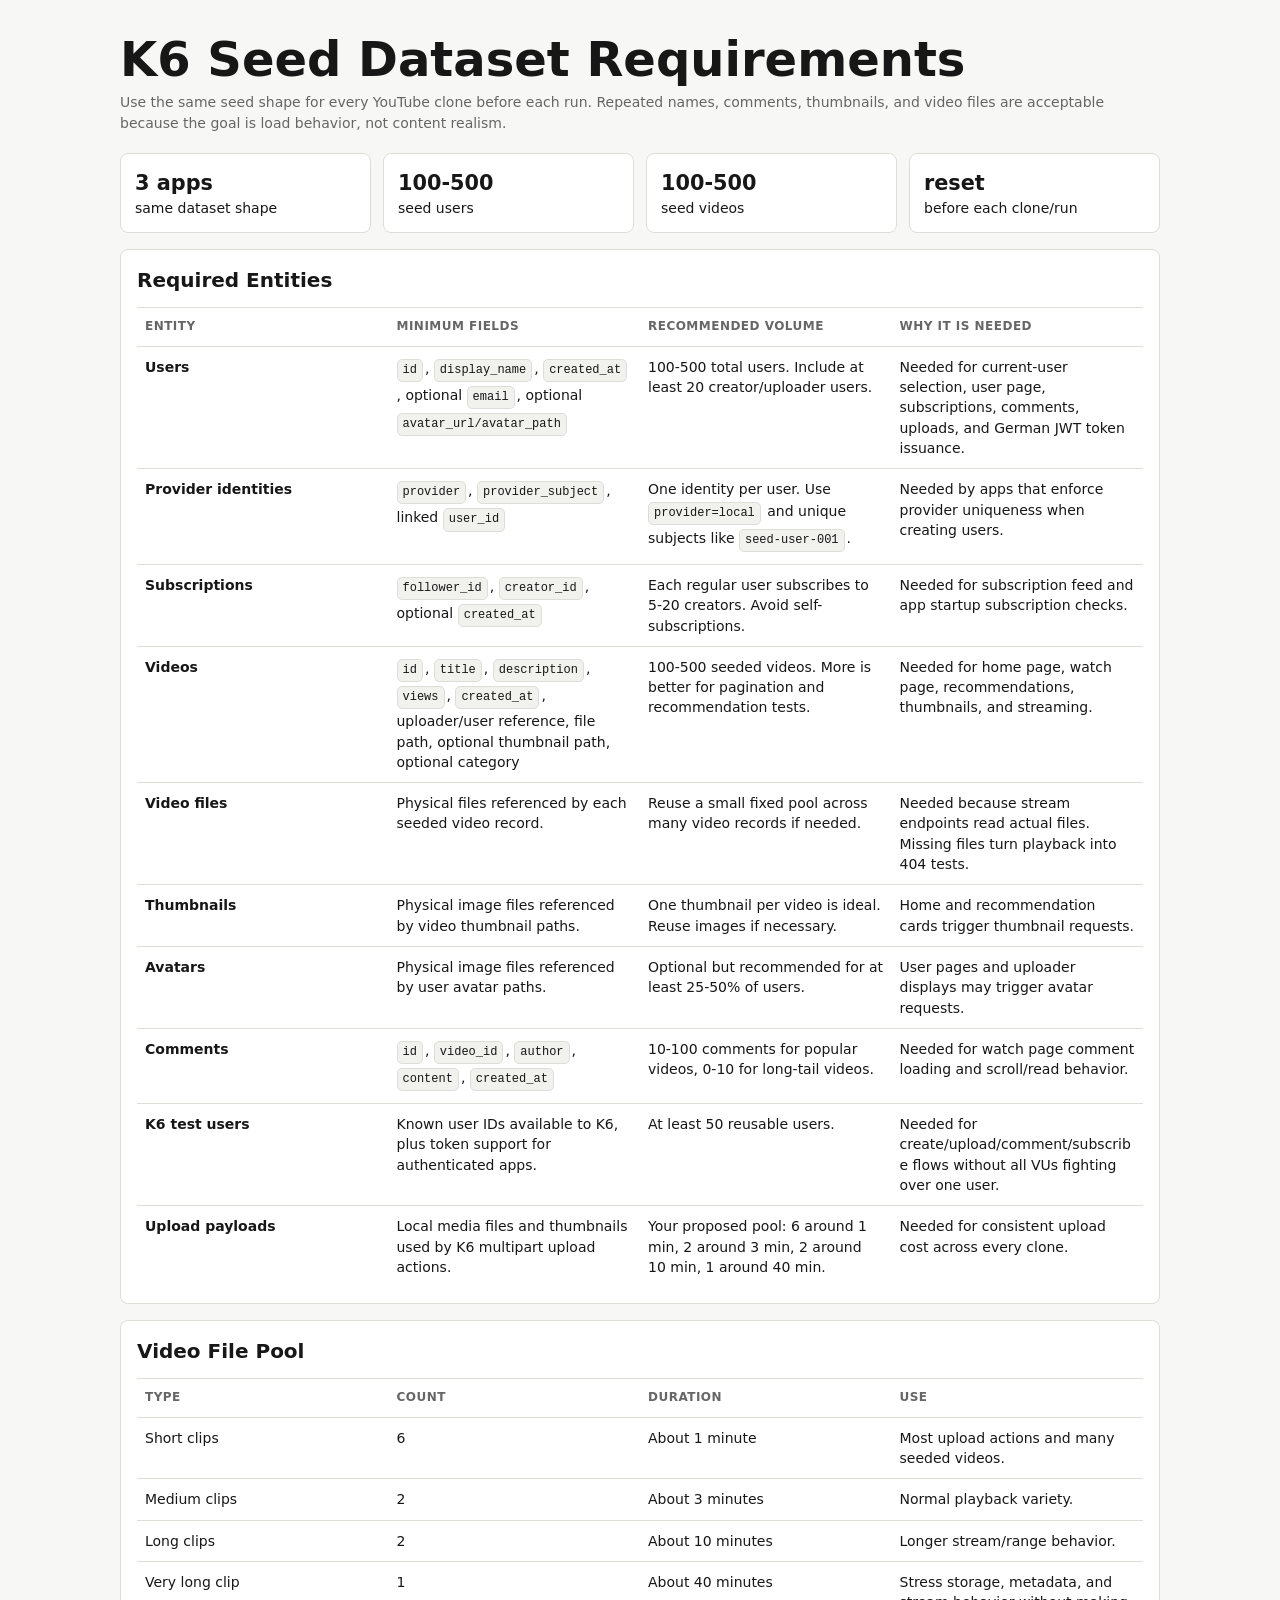
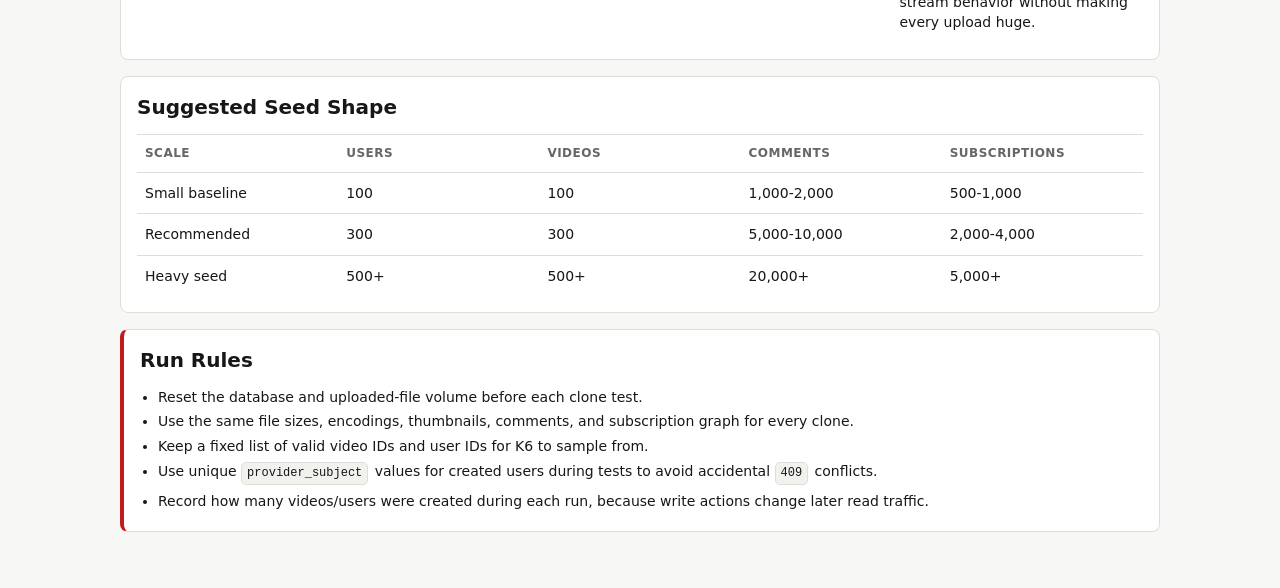
<file: performance-dataset-requirements.html>
<!doctype html>
<html lang="en">
<head>
  <meta charset="utf-8">
  <meta name="viewport" content="width=device-width, initial-scale=1">
  <title>K6 Dataset Requirements</title>
  <style>
    :root {
      --bg: #f7f7f5;
      --paper: #fff;
      --ink: #171717;
      --muted: #666;
      --line: #deded9;
      --accent: #c21b1b;
      --soft: #f1f1ee;
    }
    * { box-sizing: border-box; }
    body {
      margin: 0;
      background: var(--bg);
      color: var(--ink);
      font: 14px/1.45 Inter, ui-sans-serif, system-ui, -apple-system, BlinkMacSystemFont, "Segoe UI", sans-serif;
    }
    main { max-width: 1080px; margin: 0 auto; padding: 34px 20px 56px; }
    h1 { margin: 0 0 8px; font-size: clamp(2rem, 4vw, 3rem); line-height: 1.05; }
    h2 { margin: 0 0 12px; font-size: 1.25rem; }
    p { margin: 0 0 10px; color: var(--muted); }
    section {
      background: var(--paper);
      border: 1px solid var(--line);
      border-radius: 8px;
      padding: 16px;
      margin-top: 16px;
    }
    .summary {
      display: grid;
      grid-template-columns: repeat(4, minmax(0, 1fr));
      gap: 12px;
      margin: 20px 0 8px;
    }
    .metric {
      background: var(--paper);
      border: 1px solid var(--line);
      border-radius: 8px;
      padding: 14px;
    }
    .metric strong { display: block; font-size: 1.3rem; }
    table { width: 100%; border-collapse: collapse; table-layout: fixed; }
    th, td {
      text-align: left;
      vertical-align: top;
      border-top: 1px solid var(--line);
      padding: 10px 8px;
      overflow-wrap: anywhere;
    }
    th {
      color: var(--muted);
      font-size: 12px;
      text-transform: uppercase;
      letter-spacing: .04em;
    }
    code {
      font-family: "SFMono-Regular", Consolas, "Liberation Mono", monospace;
      font-size: 12px;
      background: var(--soft);
      border: 1px solid var(--line);
      border-radius: 5px;
      padding: 1px 5px;
      display: inline-block;
      margin: 2px 2px 2px 0;
      line-height: 1.6;
      white-space: normal;
      overflow-wrap: anywhere;
    }
    .note {
      border-left: 4px solid var(--accent);
    }
    ul { margin: 8px 0 0 18px; padding: 0; }
    li { margin: 4px 0; }
    @media (max-width: 820px) {
      .summary { grid-template-columns: 1fr 1fr; }
      table, thead, tbody, tr, th, td { display: block; }
      thead { display: none; }
      tr { border-top: 1px solid var(--line); padding: 8px 0; }
      td { border-top: 0; padding: 6px 0; }
    }
  </style>
</head>
<body>
<main>
  <header>
    <h1>K6 Seed Dataset Requirements</h1>
    <p>Use the same seed shape for every YouTube clone before each run. Repeated names, comments, thumbnails, and video files are acceptable because the goal is load behavior, not content realism.</p>
    <div class="summary">
      <div class="metric"><strong>3 apps</strong><span>same dataset shape</span></div>
      <div class="metric"><strong>100-500</strong><span>seed users</span></div>
      <div class="metric"><strong>100-500</strong><span>seed videos</span></div>
      <div class="metric"><strong>reset</strong><span>before each clone/run</span></div>
    </div>
  </header>

  <section>
    <h2>Required Entities</h2>
    <table>
      <thead>
        <tr>
          <th>Entity</th>
          <th>Minimum Fields</th>
          <th>Recommended Volume</th>
          <th>Why It Is Needed</th>
        </tr>
      </thead>
      <tbody>
        <tr>
          <td><strong>Users</strong></td>
          <td><code>id</code>, <code>display_name</code>, <code>created_at</code>, optional <code>email</code>, optional <code>avatar_url/avatar_path</code></td>
          <td>100-500 total users. Include at least 20 creator/uploader users.</td>
          <td>Needed for current-user selection, user page, subscriptions, comments, uploads, and German JWT token issuance.</td>
        </tr>
        <tr>
          <td><strong>Provider identities</strong></td>
          <td><code>provider</code>, <code>provider_subject</code>, linked <code>user_id</code></td>
          <td>One identity per user. Use <code>provider=local</code> and unique subjects like <code>seed-user-001</code>.</td>
          <td>Needed by apps that enforce provider uniqueness when creating users.</td>
        </tr>
        <tr>
          <td><strong>Subscriptions</strong></td>
          <td><code>follower_id</code>, <code>creator_id</code>, optional <code>created_at</code></td>
          <td>Each regular user subscribes to 5-20 creators. Avoid self-subscriptions.</td>
          <td>Needed for subscription feed and app startup subscription checks.</td>
        </tr>
        <tr>
          <td><strong>Videos</strong></td>
          <td><code>id</code>, <code>title</code>, <code>description</code>, <code>views</code>, <code>created_at</code>, uploader/user reference, file path, optional thumbnail path, optional category</td>
          <td>100-500 seeded videos. More is better for pagination and recommendation tests.</td>
          <td>Needed for home page, watch page, recommendations, thumbnails, and streaming.</td>
        </tr>
        <tr>
          <td><strong>Video files</strong></td>
          <td>Physical files referenced by each seeded video record.</td>
          <td>Reuse a small fixed pool across many video records if needed.</td>
          <td>Needed because stream endpoints read actual files. Missing files turn playback into 404 tests.</td>
        </tr>
        <tr>
          <td><strong>Thumbnails</strong></td>
          <td>Physical image files referenced by video thumbnail paths.</td>
          <td>One thumbnail per video is ideal. Reuse images if necessary.</td>
          <td>Home and recommendation cards trigger thumbnail requests.</td>
        </tr>
        <tr>
          <td><strong>Avatars</strong></td>
          <td>Physical image files referenced by user avatar paths.</td>
          <td>Optional but recommended for at least 25-50% of users.</td>
          <td>User pages and uploader displays may trigger avatar requests.</td>
        </tr>
        <tr>
          <td><strong>Comments</strong></td>
          <td><code>id</code>, <code>video_id</code>, <code>author</code>, <code>content</code>, <code>created_at</code></td>
          <td>10-100 comments for popular videos, 0-10 for long-tail videos.</td>
          <td>Needed for watch page comment loading and scroll/read behavior.</td>
        </tr>
        <tr>
          <td><strong>K6 test users</strong></td>
          <td>Known user IDs available to K6, plus token support for authenticated apps.</td>
          <td>At least 50 reusable users.</td>
          <td>Needed for create/upload/comment/subscribe flows without all VUs fighting over one user.</td>
        </tr>
        <tr>
          <td><strong>Upload payloads</strong></td>
          <td>Local media files and thumbnails used by K6 multipart upload actions.</td>
          <td>Your proposed pool: 6 around 1 min, 2 around 3 min, 2 around 10 min, 1 around 40 min.</td>
          <td>Needed for consistent upload cost across every clone.</td>
        </tr>
      </tbody>
    </table>
  </section>

  <section>
    <h2>Video File Pool</h2>
    <table>
      <thead>
        <tr>
          <th>Type</th>
          <th>Count</th>
          <th>Duration</th>
          <th>Use</th>
        </tr>
      </thead>
      <tbody>
        <tr>
          <td>Short clips</td>
          <td>6</td>
          <td>About 1 minute</td>
          <td>Most upload actions and many seeded videos.</td>
        </tr>
        <tr>
          <td>Medium clips</td>
          <td>2</td>
          <td>About 3 minutes</td>
          <td>Normal playback variety.</td>
        </tr>
        <tr>
          <td>Long clips</td>
          <td>2</td>
          <td>About 10 minutes</td>
          <td>Longer stream/range behavior.</td>
        </tr>
        <tr>
          <td>Very long clip</td>
          <td>1</td>
          <td>About 40 minutes</td>
          <td>Stress storage, metadata, and stream behavior without making every upload huge.</td>
        </tr>
      </tbody>
    </table>
  </section>

  <section>
    <h2>Suggested Seed Shape</h2>
    <table>
      <thead>
        <tr>
          <th>Scale</th>
          <th>Users</th>
          <th>Videos</th>
          <th>Comments</th>
          <th>Subscriptions</th>
        </tr>
      </thead>
      <tbody>
        <tr>
          <td>Small baseline</td>
          <td>100</td>
          <td>100</td>
          <td>1,000-2,000</td>
          <td>500-1,000</td>
        </tr>
        <tr>
          <td>Recommended</td>
          <td>300</td>
          <td>300</td>
          <td>5,000-10,000</td>
          <td>2,000-4,000</td>
        </tr>
        <tr>
          <td>Heavy seed</td>
          <td>500+</td>
          <td>500+</td>
          <td>20,000+</td>
          <td>5,000+</td>
        </tr>
      </tbody>
    </table>
  </section>

  <section class="note">
    <h2>Run Rules</h2>
    <ul>
      <li>Reset the database and uploaded-file volume before each clone test.</li>
      <li>Use the same file sizes, encodings, thumbnails, comments, and subscription graph for every clone.</li>
      <li>Keep a fixed list of valid video IDs and user IDs for K6 to sample from.</li>
      <li>Use unique <code>provider_subject</code> values for created users during tests to avoid accidental <code>409</code> conflicts.</li>
      <li>Record how many videos/users were created during each run, because write actions change later read traffic.</li>
    </ul>
  </section>
</main>
</body>
</html>
</file>
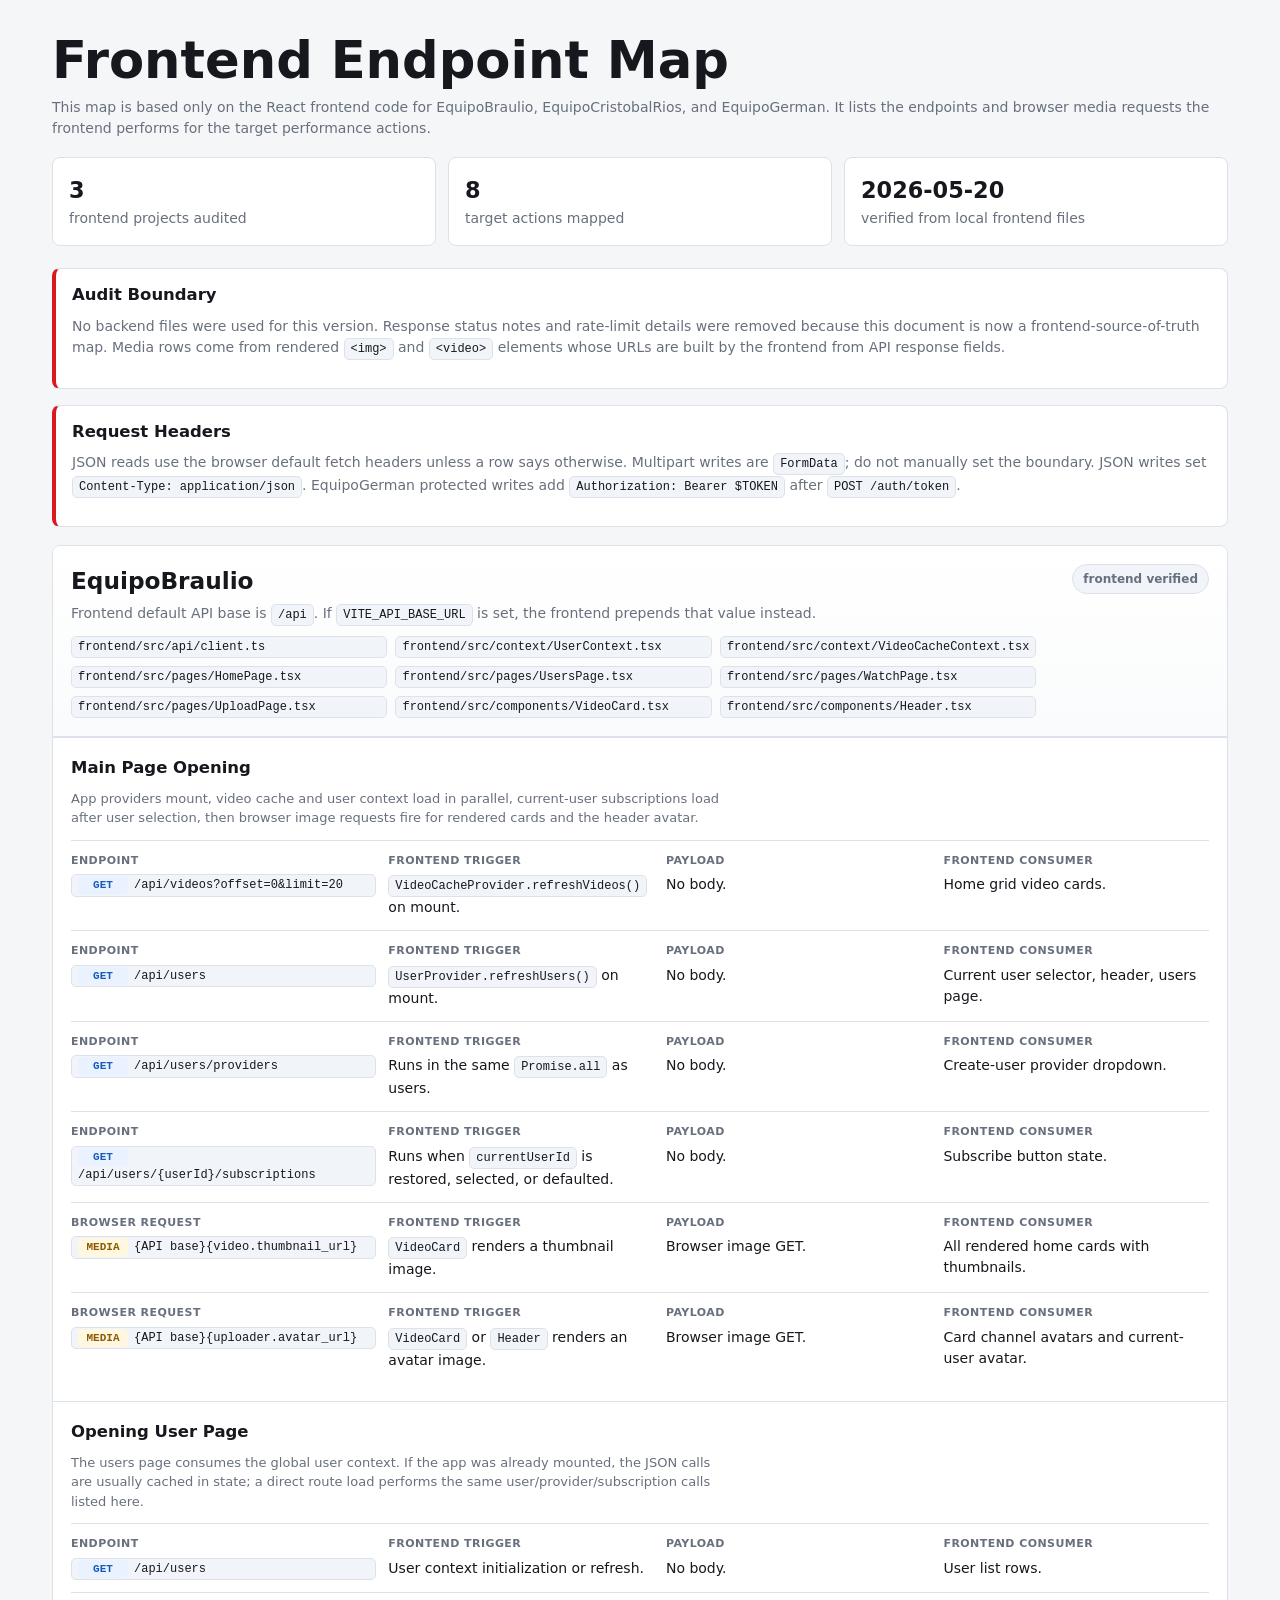
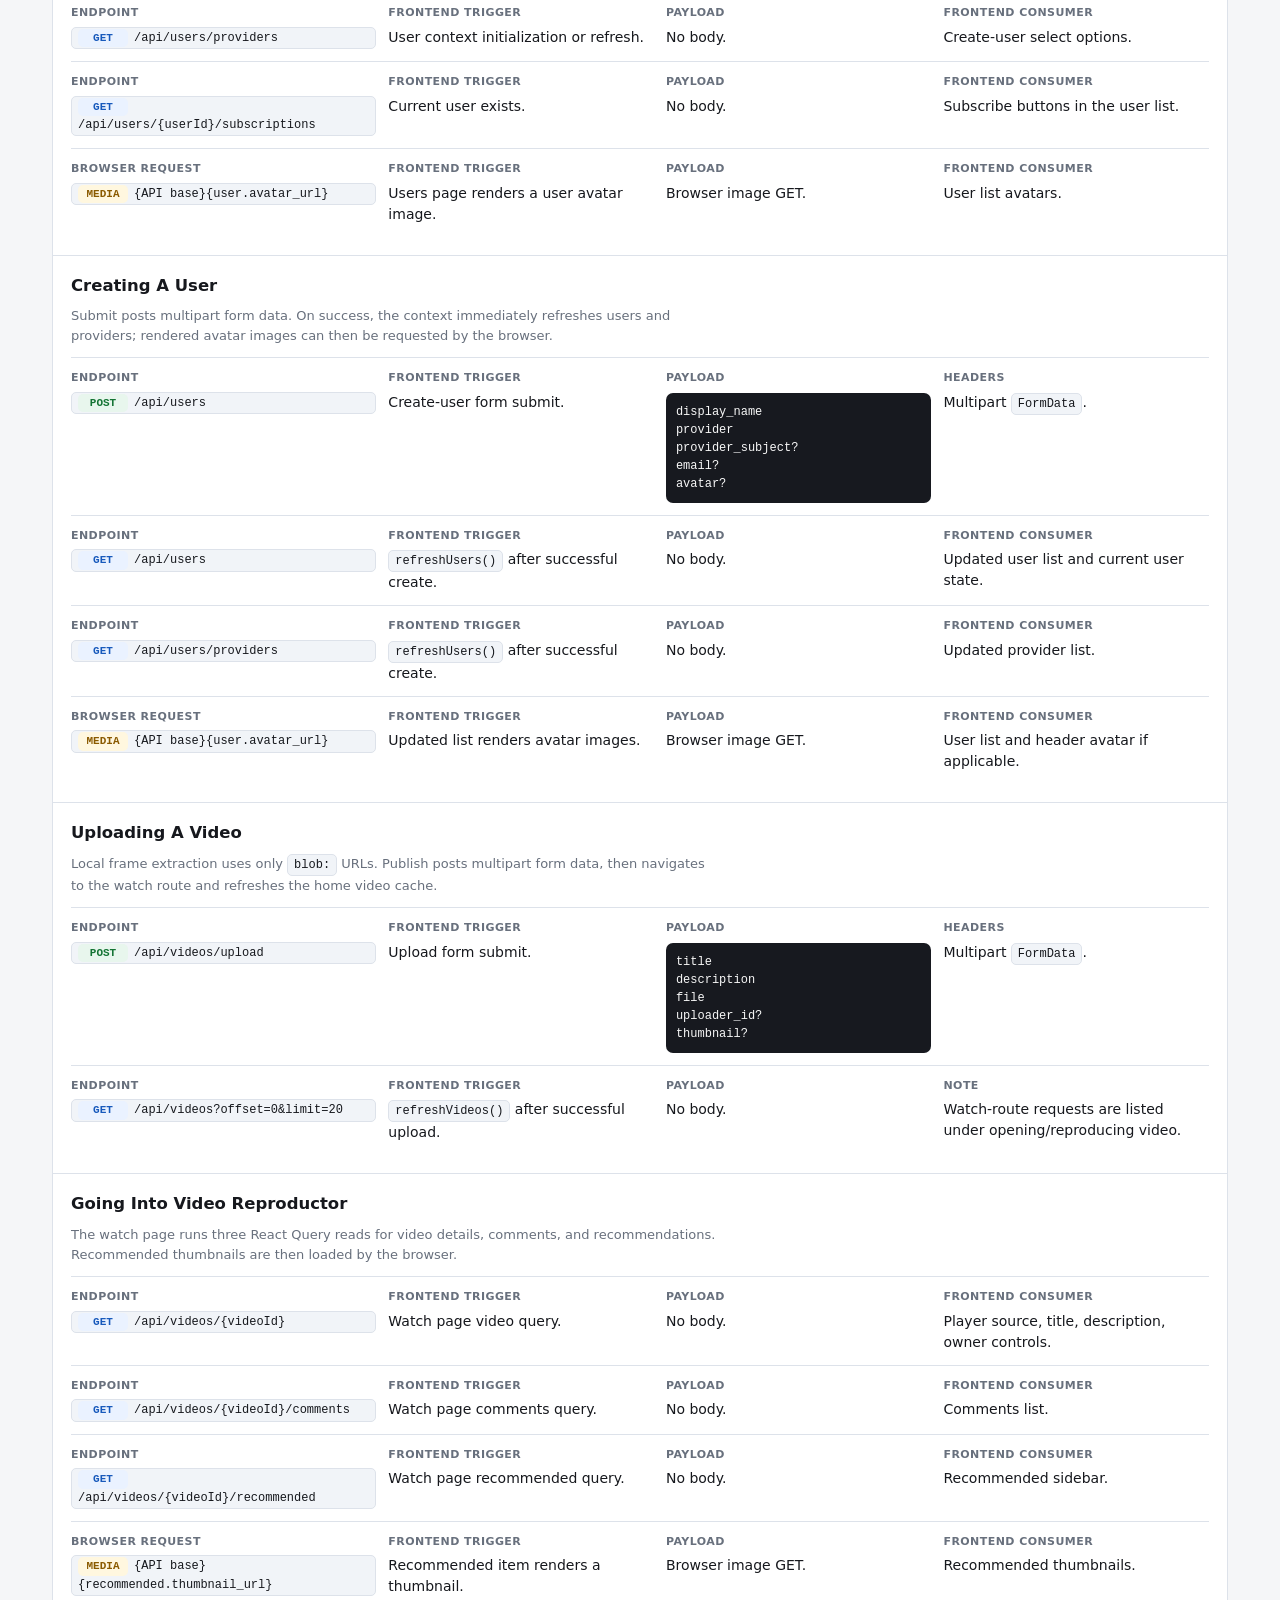
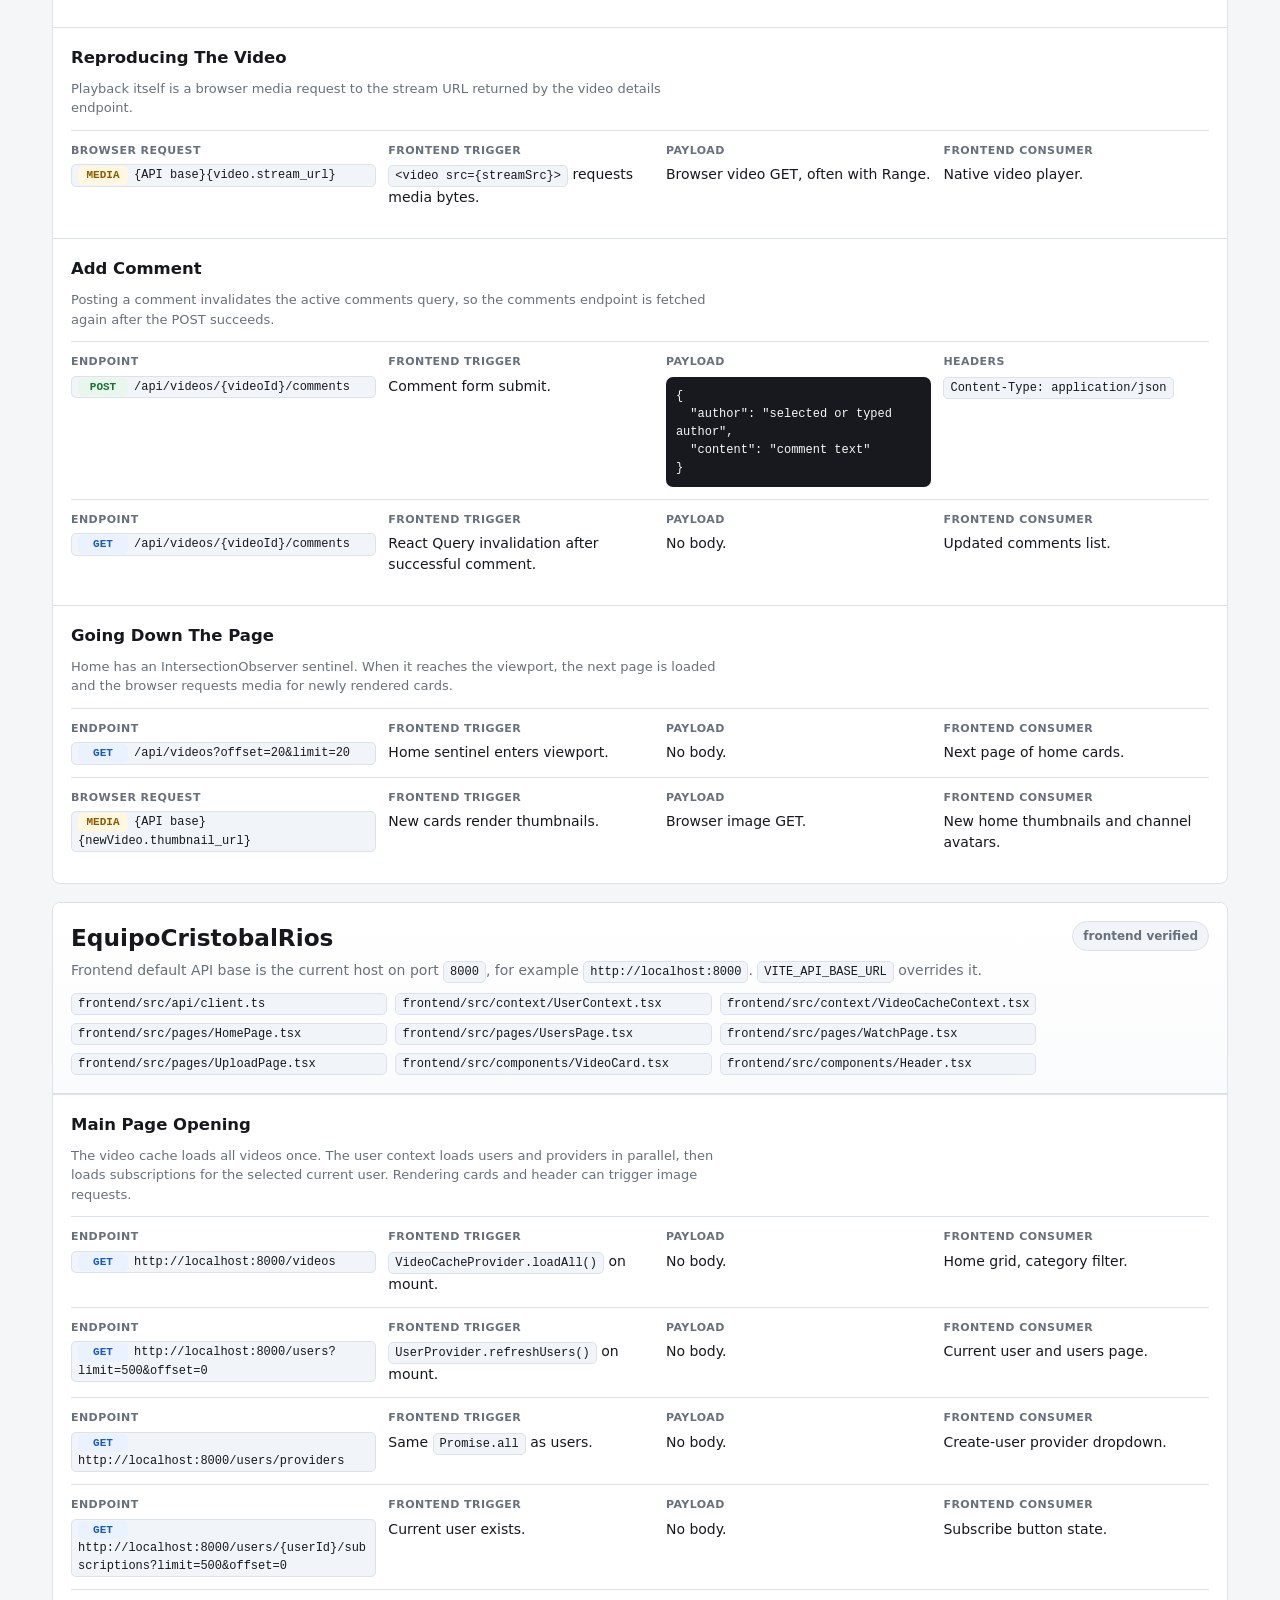
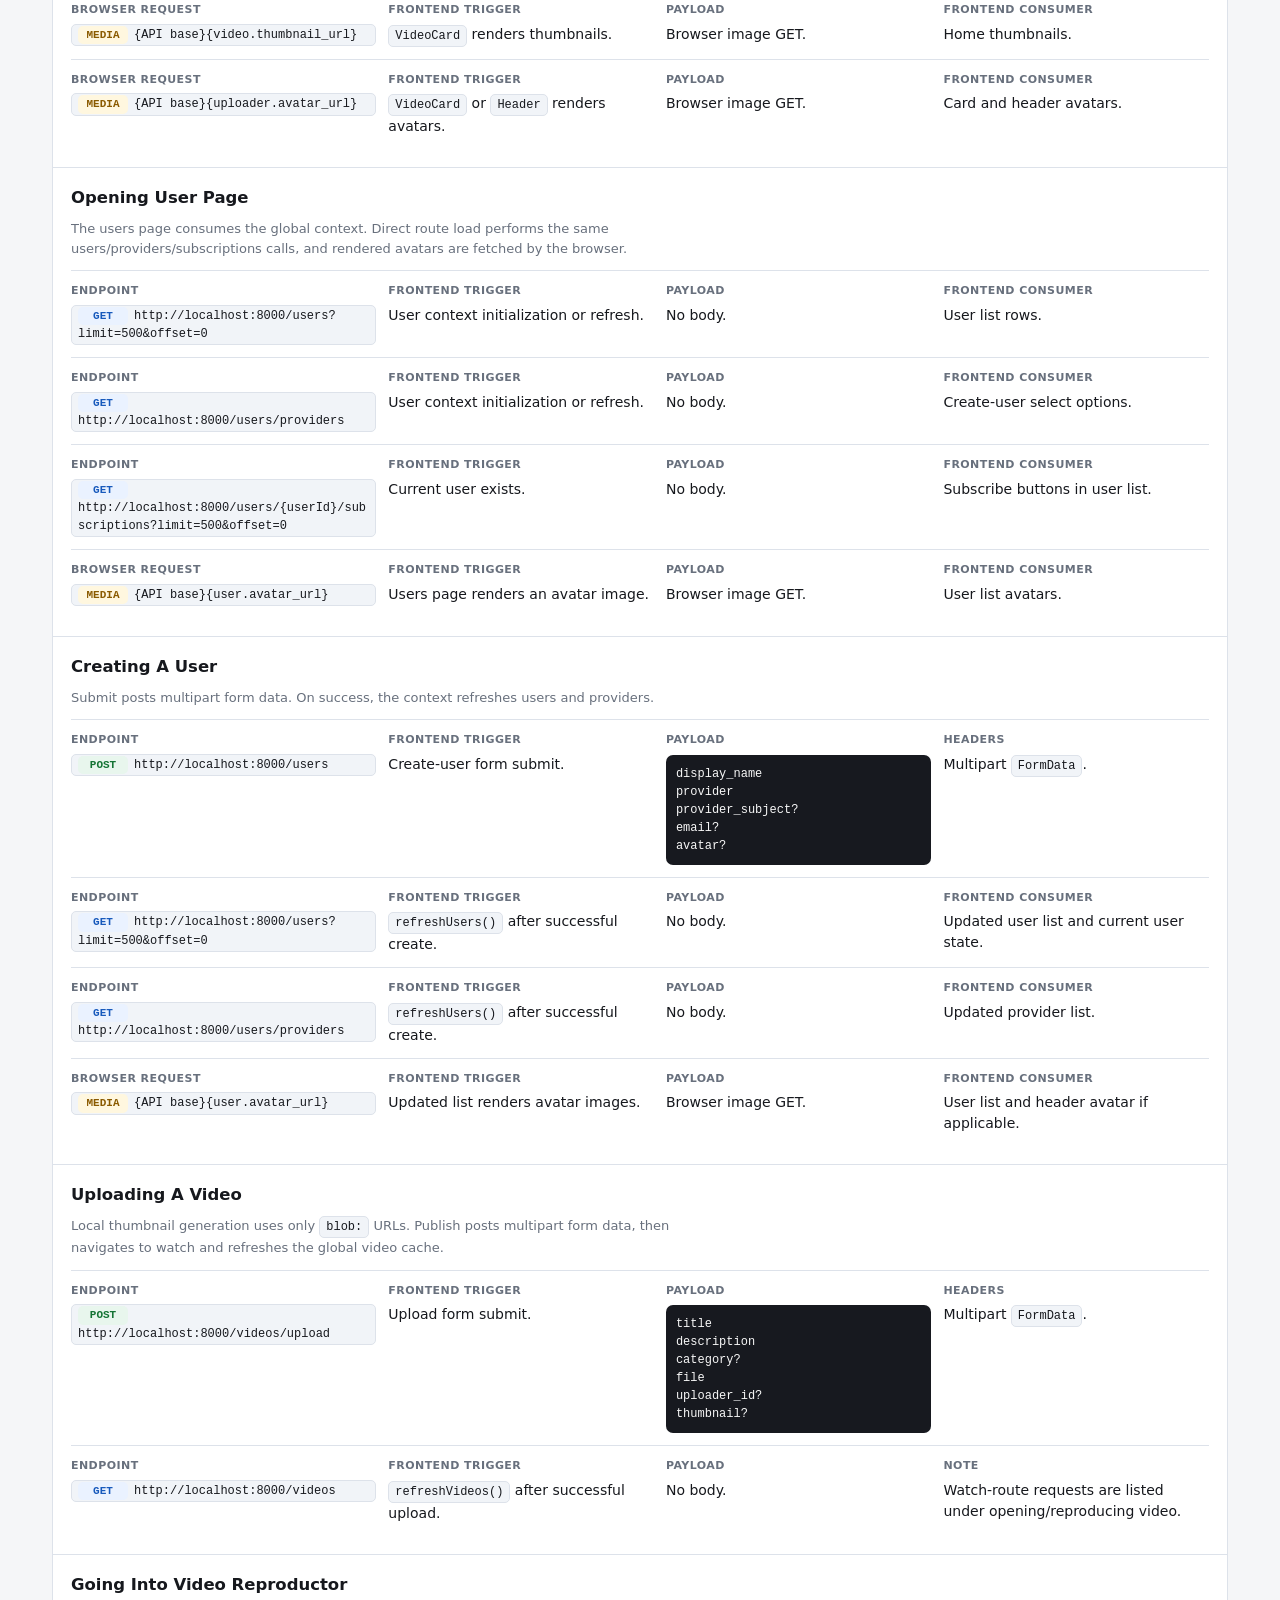
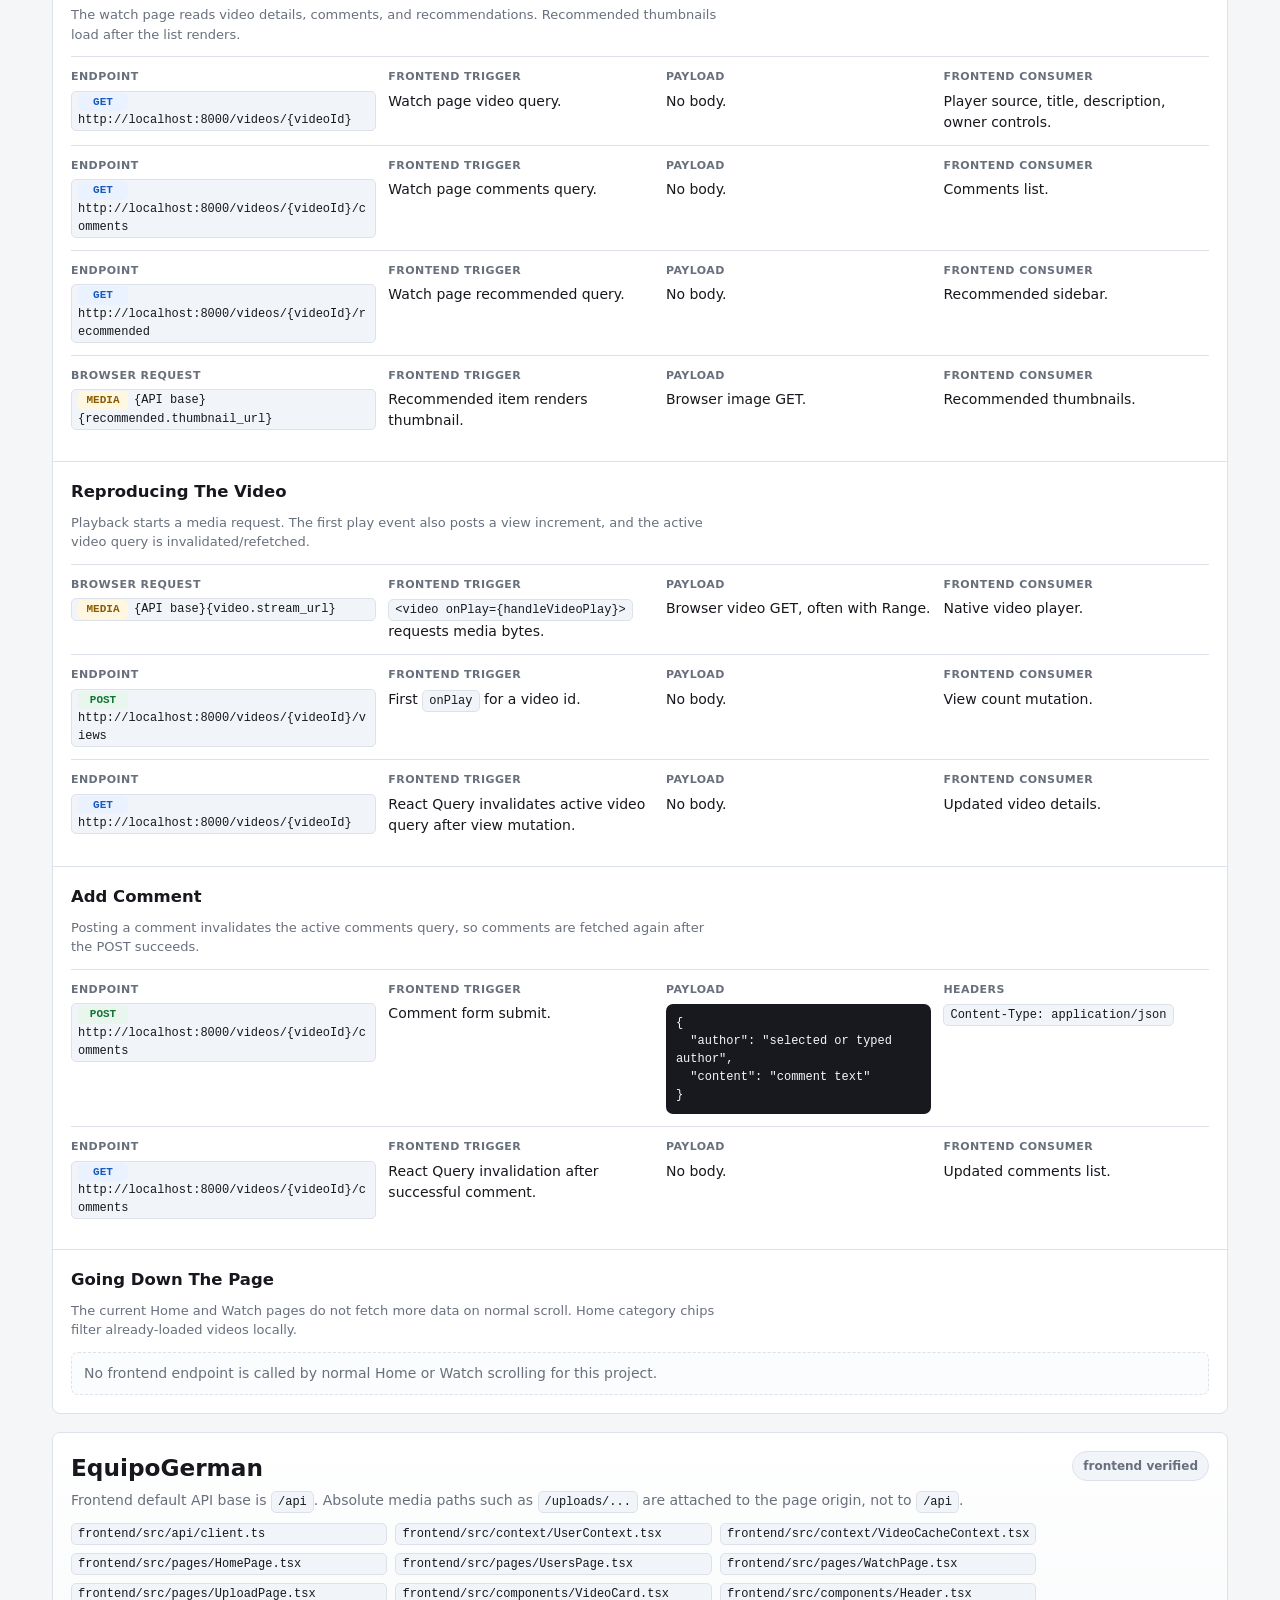
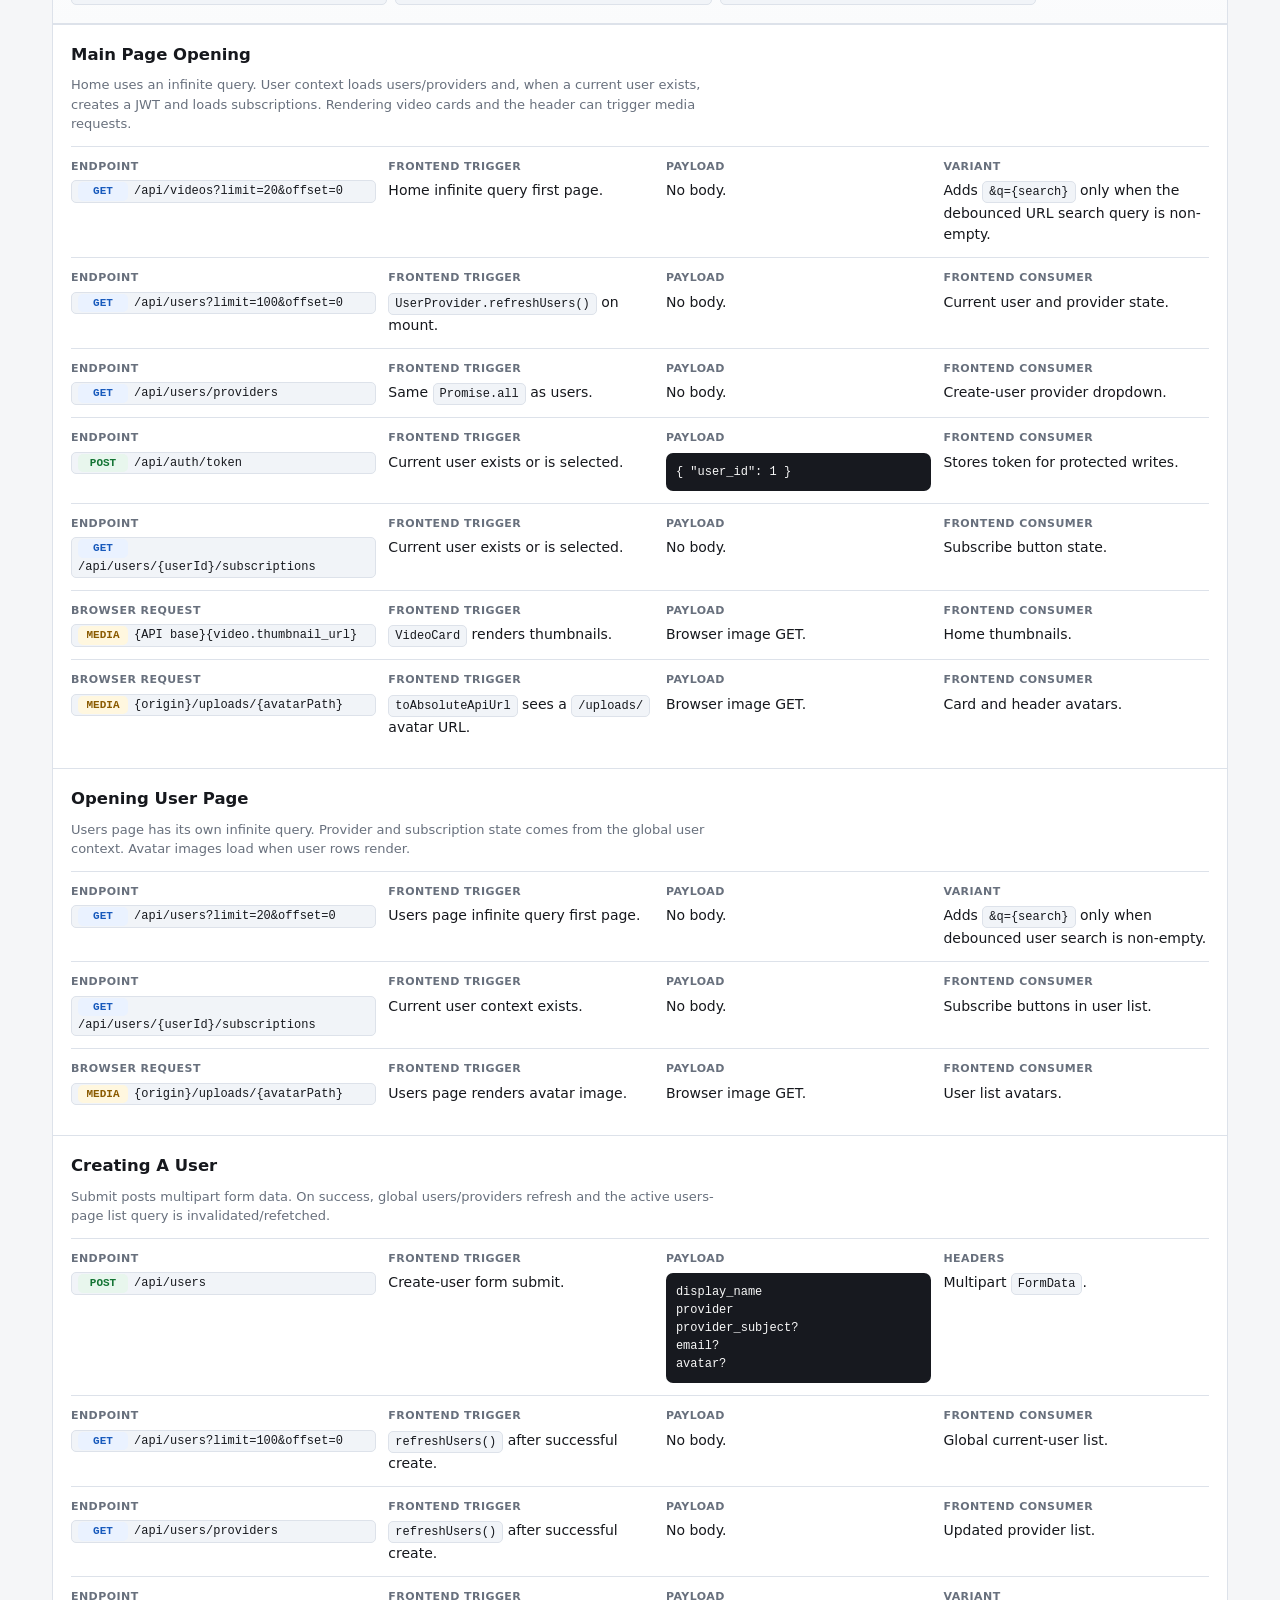
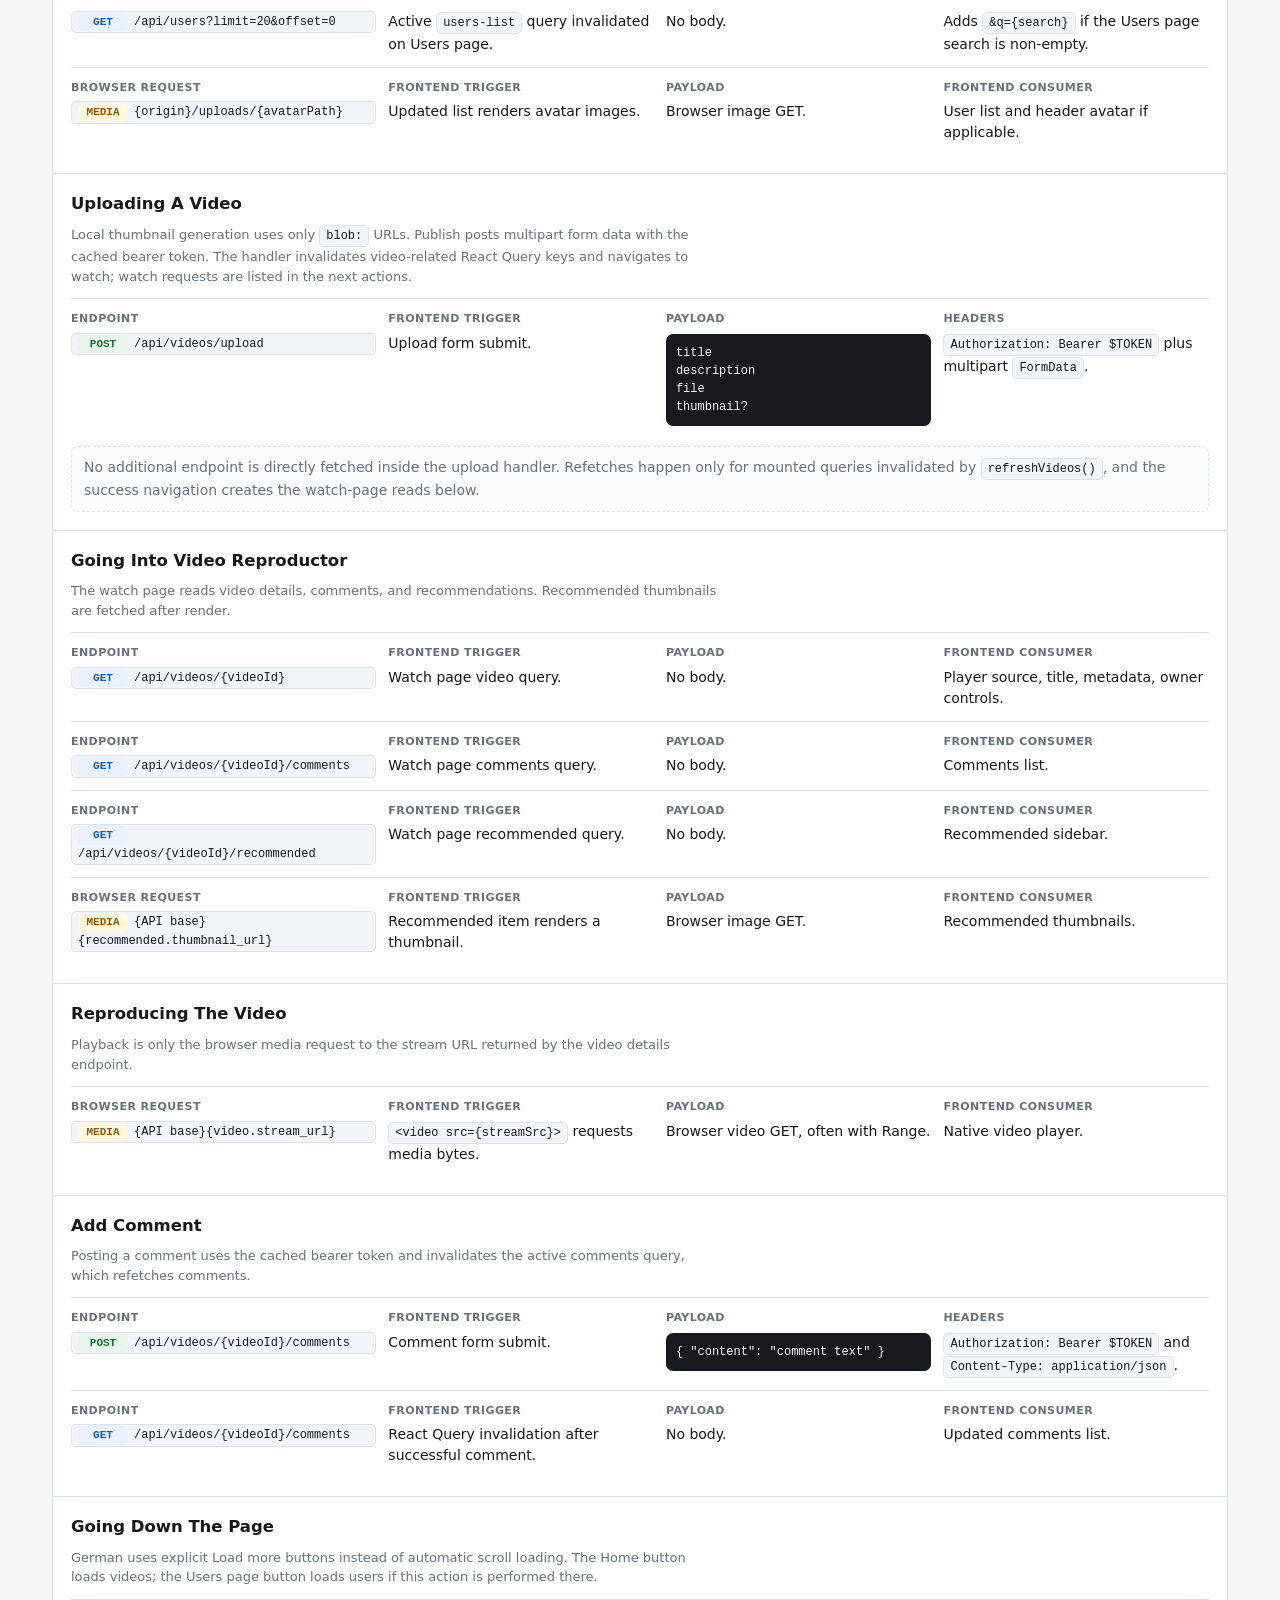
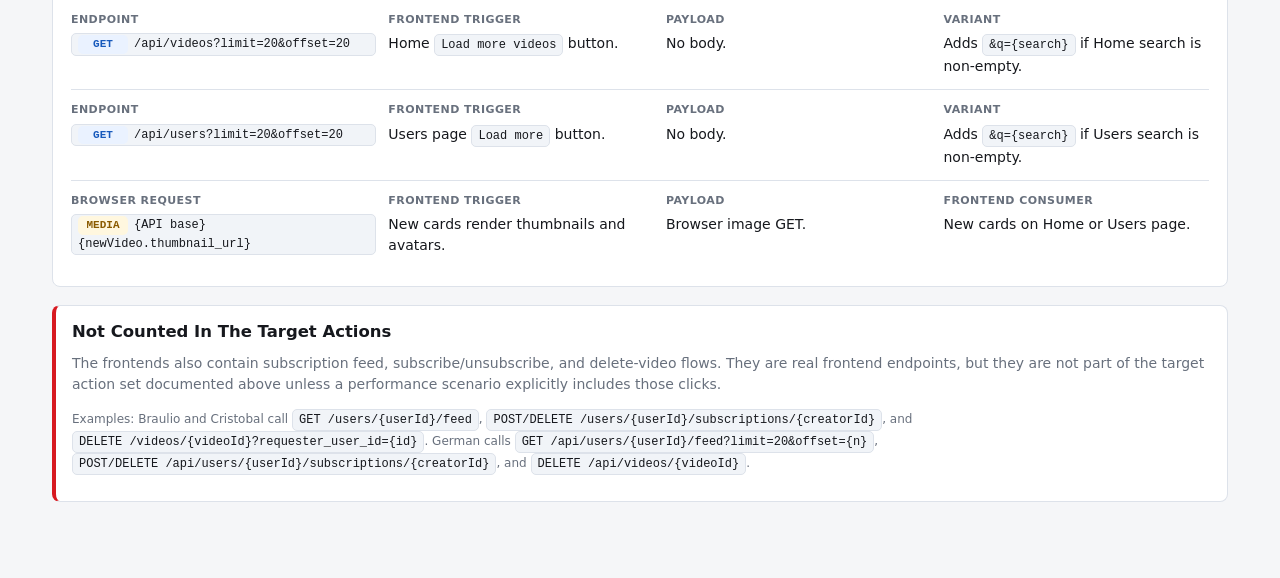
<file: performance-endpoint-map.html>
<!doctype html>
<html lang="en">
<head>
  <meta charset="utf-8">
  <meta name="viewport" content="width=device-width, initial-scale=1">
  <title>Frontend Performance Endpoint Map</title>
  <style>
    :root {
      color-scheme: light;
      --bg: #f5f6f8;
      --paper: #ffffff;
      --ink: #16181d;
      --muted: #68707d;
      --line: #dde2ea;
      --soft: #f1f4f8;
      --accent: #d71920;
      --get-bg: #eaf2ff;
      --get-fg: #185abc;
      --post-bg: #e8f6ed;
      --post-fg: #137333;
      --delete-bg: #fdeceb;
      --delete-fg: #b3261e;
      --media-bg: #fff7df;
      --media-fg: #8a5a00;
    }

    * { box-sizing: border-box; }
    html { scroll-behavior: smooth; }
    body {
      margin: 0;
      background: var(--bg);
      color: var(--ink);
      font: 14px/1.5 Inter, ui-sans-serif, system-ui, -apple-system, BlinkMacSystemFont, "Segoe UI", sans-serif;
    }
    main { max-width: 1220px; margin: 0 auto; padding: 34px 22px 60px; }
    h1, h2, h3, h4, p { margin-top: 0; }
    h1 { margin-bottom: 10px; font-size: clamp(2rem, 4vw, 3.4rem); line-height: 1.04; letter-spacing: 0; }
    h2 { margin-bottom: 4px; font-size: 1.45rem; letter-spacing: 0; }
    h3 { margin-bottom: 8px; font-size: 1.03rem; letter-spacing: 0; }
    h4 { margin-bottom: 8px; font-size: .93rem; letter-spacing: 0; }
    p { color: var(--muted); }
    code, pre { font-family: "SFMono-Regular", Consolas, "Liberation Mono", monospace; font-size: 12px; }
    code {
      display: inline-block;
      max-width: 100%;
      padding: 1px 6px;
      border: 1px solid var(--line);
      border-radius: 5px;
      background: var(--soft);
      color: var(--ink);
      overflow-wrap: anywhere;
      white-space: normal;
    }
    pre {
      margin: 6px 0 0;
      padding: 10px;
      border-radius: 7px;
      background: #17191f;
      color: #f7f7f7;
      overflow: auto;
      white-space: pre-wrap;
      overflow-wrap: anywhere;
    }
    header { margin-bottom: 22px; }
    .summary {
      display: grid;
      grid-template-columns: repeat(3, minmax(0, 1fr));
      gap: 12px;
      margin-top: 18px;
    }
    .metric, .note, .project {
      border: 1px solid var(--line);
      border-radius: 8px;
      background: var(--paper);
    }
    .metric { padding: 16px; }
    .metric strong { display: block; font-size: 1.4rem; }
    .metric span { color: var(--muted); }
    .note {
      margin: 0 0 16px;
      padding: 14px 16px;
      border-left: 4px solid var(--accent);
    }
    .project { margin: 18px 0; overflow: hidden; }
    .project-head {
      display: flex;
      justify-content: space-between;
      gap: 14px;
      align-items: flex-start;
      padding: 18px;
      border-bottom: 1px solid var(--line);
      background: linear-gradient(180deg, #fff, #fafbfc);
    }
    .project-head p { margin-bottom: 0; }
    .pill {
      display: inline-flex;
      align-items: center;
      white-space: nowrap;
      border: 1px solid var(--line);
      border-radius: 999px;
      padding: 5px 10px;
      background: var(--soft);
      color: var(--muted);
      font-size: 12px;
      font-weight: 700;
    }
    .action {
      padding: 18px;
      border-top: 1px solid var(--line);
    }
    .action:first-of-type { border-top: 0; }
    .action-title {
      display: flex;
      justify-content: space-between;
      gap: 14px;
      align-items: flex-start;
      margin-bottom: 12px;
    }
    .flow {
      max-width: 650px;
      margin: 0;
      color: var(--muted);
      font-size: 13px;
    }
    .endpoint {
      display: grid;
      grid-template-columns: minmax(260px, 1.15fr) minmax(220px, 1fr) minmax(220px, 1fr) minmax(220px, 1fr);
      gap: 12px;
      padding: 12px 0;
      border-top: 1px solid var(--line);
    }
    .endpoint:first-of-type { border-top: 0; }
    .label {
      display: block;
      margin-bottom: 5px;
      color: var(--muted);
      font-size: 11px;
      font-weight: 800;
      letter-spacing: .04em;
      text-transform: uppercase;
    }
    .url { display: block; width: 100%; }
    .method {
      display: inline-block;
      min-width: 50px;
      margin-right: 6px;
      padding: 1px 6px;
      border-radius: 5px;
      text-align: center;
      font-size: 11px;
      font-weight: 900;
      background: var(--get-bg);
      color: var(--get-fg);
    }
    .post { background: var(--post-bg); color: var(--post-fg); }
    .delete { background: var(--delete-bg); color: var(--delete-fg); }
    .media { background: var(--media-bg); color: var(--media-fg); }
    .empty {
      margin-top: 8px;
      padding: 10px 12px;
      border: 1px dashed var(--line);
      border-radius: 7px;
      background: #fbfcfd;
      color: var(--muted);
    }
    .source-grid {
      display: grid;
      grid-template-columns: repeat(3, minmax(0, 1fr));
      gap: 8px;
      margin-top: 10px;
    }
    .source-grid code { display: block; }
    .small { font-size: 12px; color: var(--muted); }

    @media (max-width: 980px) {
      .summary, .source-grid { grid-template-columns: 1fr; }
      .project-head, .action-title { display: block; }
      .pill { margin-top: 10px; }
      .endpoint { grid-template-columns: 1fr; gap: 8px; }
    }
  </style>
</head>
<body>
<main>
  <header>
    <h1>Frontend Endpoint Map</h1>
    <p>This map is based only on the React frontend code for EquipoBraulio, EquipoCristobalRios, and EquipoGerman. It lists the endpoints and browser media requests the frontend performs for the target performance actions.</p>
    <div class="summary">
      <div class="metric"><strong>3</strong><span>frontend projects audited</span></div>
      <div class="metric"><strong>8</strong><span>target actions mapped</span></div>
      <div class="metric"><strong>2026-05-20</strong><span>verified from local frontend files</span></div>
    </div>
  </header>

  <section class="note">
    <h3>Audit Boundary</h3>
    <p>No backend files were used for this version. Response status notes and rate-limit details were removed because this document is now a frontend-source-of-truth map. Media rows come from rendered <code>&lt;img&gt;</code> and <code>&lt;video&gt;</code> elements whose URLs are built by the frontend from API response fields.</p>
  </section>

  <section class="note">
    <h3>Request Headers</h3>
    <p>JSON reads use the browser default fetch headers unless a row says otherwise. Multipart writes are <code>FormData</code>; do not manually set the boundary. JSON writes set <code>Content-Type: application/json</code>. EquipoGerman protected writes add <code>Authorization: Bearer $TOKEN</code> after <code>POST /auth/token</code>.</p>
  </section>

  <section class="project" id="braulio">
    <div class="project-head">
      <div>
        <h2>EquipoBraulio</h2>
        <p>Frontend default API base is <code>/api</code>. If <code>VITE_API_BASE_URL</code> is set, the frontend prepends that value instead.</p>
        <div class="source-grid">
          <code>frontend/src/api/client.ts</code>
          <code>frontend/src/context/UserContext.tsx</code>
          <code>frontend/src/context/VideoCacheContext.tsx</code>
          <code>frontend/src/pages/HomePage.tsx</code>
          <code>frontend/src/pages/UsersPage.tsx</code>
          <code>frontend/src/pages/WatchPage.tsx</code>
          <code>frontend/src/pages/UploadPage.tsx</code>
          <code>frontend/src/components/VideoCard.tsx</code>
          <code>frontend/src/components/Header.tsx</code>
        </div>
      </div>
      <span class="pill">frontend verified</span>
    </div>

    <div class="action">
      <div class="action-title">
        <div><h3>Main Page Opening</h3><p class="flow">App providers mount, video cache and user context load in parallel, current-user subscriptions load after user selection, then browser image requests fire for rendered cards and the header avatar.</p></div>
      </div>
      <div class="endpoint"><div><span class="label">Endpoint</span><code class="url"><span class="method">GET</span>/api/videos?offset=0&amp;limit=20</code></div><div><span class="label">Frontend trigger</span><code>VideoCacheProvider.refreshVideos()</code> on mount.</div><div><span class="label">Payload</span>No body.</div><div><span class="label">Frontend consumer</span>Home grid video cards.</div></div>
      <div class="endpoint"><div><span class="label">Endpoint</span><code class="url"><span class="method">GET</span>/api/users</code></div><div><span class="label">Frontend trigger</span><code>UserProvider.refreshUsers()</code> on mount.</div><div><span class="label">Payload</span>No body.</div><div><span class="label">Frontend consumer</span>Current user selector, header, users page.</div></div>
      <div class="endpoint"><div><span class="label">Endpoint</span><code class="url"><span class="method">GET</span>/api/users/providers</code></div><div><span class="label">Frontend trigger</span>Runs in the same <code>Promise.all</code> as users.</div><div><span class="label">Payload</span>No body.</div><div><span class="label">Frontend consumer</span>Create-user provider dropdown.</div></div>
      <div class="endpoint"><div><span class="label">Endpoint</span><code class="url"><span class="method">GET</span>/api/users/{userId}/subscriptions</code></div><div><span class="label">Frontend trigger</span>Runs when <code>currentUserId</code> is restored, selected, or defaulted.</div><div><span class="label">Payload</span>No body.</div><div><span class="label">Frontend consumer</span>Subscribe button state.</div></div>
      <div class="endpoint"><div><span class="label">Browser request</span><code class="url"><span class="method media">MEDIA</span>{API base}{video.thumbnail_url}</code></div><div><span class="label">Frontend trigger</span><code>VideoCard</code> renders a thumbnail image.</div><div><span class="label">Payload</span>Browser image GET.</div><div><span class="label">Frontend consumer</span>All rendered home cards with thumbnails.</div></div>
      <div class="endpoint"><div><span class="label">Browser request</span><code class="url"><span class="method media">MEDIA</span>{API base}{uploader.avatar_url}</code></div><div><span class="label">Frontend trigger</span><code>VideoCard</code> or <code>Header</code> renders an avatar image.</div><div><span class="label">Payload</span>Browser image GET.</div><div><span class="label">Frontend consumer</span>Card channel avatars and current-user avatar.</div></div>
    </div>

    <div class="action">
      <div class="action-title"><div><h3>Opening User Page</h3><p class="flow">The users page consumes the global user context. If the app was already mounted, the JSON calls are usually cached in state; a direct route load performs the same user/provider/subscription calls listed here.</p></div></div>
      <div class="endpoint"><div><span class="label">Endpoint</span><code class="url"><span class="method">GET</span>/api/users</code></div><div><span class="label">Frontend trigger</span>User context initialization or refresh.</div><div><span class="label">Payload</span>No body.</div><div><span class="label">Frontend consumer</span>User list rows.</div></div>
      <div class="endpoint"><div><span class="label">Endpoint</span><code class="url"><span class="method">GET</span>/api/users/providers</code></div><div><span class="label">Frontend trigger</span>User context initialization or refresh.</div><div><span class="label">Payload</span>No body.</div><div><span class="label">Frontend consumer</span>Create-user select options.</div></div>
      <div class="endpoint"><div><span class="label">Endpoint</span><code class="url"><span class="method">GET</span>/api/users/{userId}/subscriptions</code></div><div><span class="label">Frontend trigger</span>Current user exists.</div><div><span class="label">Payload</span>No body.</div><div><span class="label">Frontend consumer</span>Subscribe buttons in the user list.</div></div>
      <div class="endpoint"><div><span class="label">Browser request</span><code class="url"><span class="method media">MEDIA</span>{API base}{user.avatar_url}</code></div><div><span class="label">Frontend trigger</span>Users page renders a user avatar image.</div><div><span class="label">Payload</span>Browser image GET.</div><div><span class="label">Frontend consumer</span>User list avatars.</div></div>
    </div>

    <div class="action">
      <div class="action-title"><div><h3>Creating A User</h3><p class="flow">Submit posts multipart form data. On success, the context immediately refreshes users and providers; rendered avatar images can then be requested by the browser.</p></div></div>
      <div class="endpoint"><div><span class="label">Endpoint</span><code class="url"><span class="method post">POST</span>/api/users</code></div><div><span class="label">Frontend trigger</span>Create-user form submit.</div><div><span class="label">Payload</span><pre>display_name
provider
provider_subject? 
email?
avatar?</pre></div><div><span class="label">Headers</span>Multipart <code>FormData</code>.</div></div>
      <div class="endpoint"><div><span class="label">Endpoint</span><code class="url"><span class="method">GET</span>/api/users</code></div><div><span class="label">Frontend trigger</span><code>refreshUsers()</code> after successful create.</div><div><span class="label">Payload</span>No body.</div><div><span class="label">Frontend consumer</span>Updated user list and current user state.</div></div>
      <div class="endpoint"><div><span class="label">Endpoint</span><code class="url"><span class="method">GET</span>/api/users/providers</code></div><div><span class="label">Frontend trigger</span><code>refreshUsers()</code> after successful create.</div><div><span class="label">Payload</span>No body.</div><div><span class="label">Frontend consumer</span>Updated provider list.</div></div>
      <div class="endpoint"><div><span class="label">Browser request</span><code class="url"><span class="method media">MEDIA</span>{API base}{user.avatar_url}</code></div><div><span class="label">Frontend trigger</span>Updated list renders avatar images.</div><div><span class="label">Payload</span>Browser image GET.</div><div><span class="label">Frontend consumer</span>User list and header avatar if applicable.</div></div>
    </div>

    <div class="action">
      <div class="action-title"><div><h3>Uploading A Video</h3><p class="flow">Local frame extraction uses only <code>blob:</code> URLs. Publish posts multipart form data, then navigates to the watch route and refreshes the home video cache.</p></div></div>
      <div class="endpoint"><div><span class="label">Endpoint</span><code class="url"><span class="method post">POST</span>/api/videos/upload</code></div><div><span class="label">Frontend trigger</span>Upload form submit.</div><div><span class="label">Payload</span><pre>title
description
file
uploader_id?
thumbnail?</pre></div><div><span class="label">Headers</span>Multipart <code>FormData</code>.</div></div>
      <div class="endpoint"><div><span class="label">Endpoint</span><code class="url"><span class="method">GET</span>/api/videos?offset=0&amp;limit=20</code></div><div><span class="label">Frontend trigger</span><code>refreshVideos()</code> after successful upload.</div><div><span class="label">Payload</span>No body.</div><div><span class="label">Note</span>Watch-route requests are listed under opening/reproducing video.</div></div>
    </div>

    <div class="action">
      <div class="action-title"><div><h3>Going Into Video Reproductor</h3><p class="flow">The watch page runs three React Query reads for video details, comments, and recommendations. Recommended thumbnails are then loaded by the browser.</p></div></div>
      <div class="endpoint"><div><span class="label">Endpoint</span><code class="url"><span class="method">GET</span>/api/videos/{videoId}</code></div><div><span class="label">Frontend trigger</span>Watch page video query.</div><div><span class="label">Payload</span>No body.</div><div><span class="label">Frontend consumer</span>Player source, title, description, owner controls.</div></div>
      <div class="endpoint"><div><span class="label">Endpoint</span><code class="url"><span class="method">GET</span>/api/videos/{videoId}/comments</code></div><div><span class="label">Frontend trigger</span>Watch page comments query.</div><div><span class="label">Payload</span>No body.</div><div><span class="label">Frontend consumer</span>Comments list.</div></div>
      <div class="endpoint"><div><span class="label">Endpoint</span><code class="url"><span class="method">GET</span>/api/videos/{videoId}/recommended</code></div><div><span class="label">Frontend trigger</span>Watch page recommended query.</div><div><span class="label">Payload</span>No body.</div><div><span class="label">Frontend consumer</span>Recommended sidebar.</div></div>
      <div class="endpoint"><div><span class="label">Browser request</span><code class="url"><span class="method media">MEDIA</span>{API base}{recommended.thumbnail_url}</code></div><div><span class="label">Frontend trigger</span>Recommended item renders a thumbnail.</div><div><span class="label">Payload</span>Browser image GET.</div><div><span class="label">Frontend consumer</span>Recommended thumbnails.</div></div>
    </div>

    <div class="action">
      <div class="action-title"><div><h3>Reproducing The Video</h3><p class="flow">Playback itself is a browser media request to the stream URL returned by the video details endpoint.</p></div></div>
      <div class="endpoint"><div><span class="label">Browser request</span><code class="url"><span class="method media">MEDIA</span>{API base}{video.stream_url}</code></div><div><span class="label">Frontend trigger</span><code>&lt;video src={streamSrc}&gt;</code> requests media bytes.</div><div><span class="label">Payload</span>Browser video GET, often with Range.</div><div><span class="label">Frontend consumer</span>Native video player.</div></div>
    </div>

    <div class="action">
      <div class="action-title"><div><h3>Add Comment</h3><p class="flow">Posting a comment invalidates the active comments query, so the comments endpoint is fetched again after the POST succeeds.</p></div></div>
      <div class="endpoint"><div><span class="label">Endpoint</span><code class="url"><span class="method post">POST</span>/api/videos/{videoId}/comments</code></div><div><span class="label">Frontend trigger</span>Comment form submit.</div><div><span class="label">Payload</span><pre>{
  "author": "selected or typed author",
  "content": "comment text"
}</pre></div><div><span class="label">Headers</span><code>Content-Type: application/json</code></div></div>
      <div class="endpoint"><div><span class="label">Endpoint</span><code class="url"><span class="method">GET</span>/api/videos/{videoId}/comments</code></div><div><span class="label">Frontend trigger</span>React Query invalidation after successful comment.</div><div><span class="label">Payload</span>No body.</div><div><span class="label">Frontend consumer</span>Updated comments list.</div></div>
    </div>

    <div class="action">
      <div class="action-title"><div><h3>Going Down The Page</h3><p class="flow">Home has an IntersectionObserver sentinel. When it reaches the viewport, the next page is loaded and the browser requests media for newly rendered cards.</p></div></div>
      <div class="endpoint"><div><span class="label">Endpoint</span><code class="url"><span class="method">GET</span>/api/videos?offset=20&amp;limit=20</code></div><div><span class="label">Frontend trigger</span>Home sentinel enters viewport.</div><div><span class="label">Payload</span>No body.</div><div><span class="label">Frontend consumer</span>Next page of home cards.</div></div>
      <div class="endpoint"><div><span class="label">Browser request</span><code class="url"><span class="method media">MEDIA</span>{API base}{newVideo.thumbnail_url}</code></div><div><span class="label">Frontend trigger</span>New cards render thumbnails.</div><div><span class="label">Payload</span>Browser image GET.</div><div><span class="label">Frontend consumer</span>New home thumbnails and channel avatars.</div></div>
    </div>
  </section>

  <section class="project" id="cristobal">
    <div class="project-head">
      <div>
        <h2>EquipoCristobalRios</h2>
        <p>Frontend default API base is the current host on port <code>8000</code>, for example <code>http://localhost:8000</code>. <code>VITE_API_BASE_URL</code> overrides it.</p>
        <div class="source-grid">
          <code>frontend/src/api/client.ts</code>
          <code>frontend/src/context/UserContext.tsx</code>
          <code>frontend/src/context/VideoCacheContext.tsx</code>
          <code>frontend/src/pages/HomePage.tsx</code>
          <code>frontend/src/pages/UsersPage.tsx</code>
          <code>frontend/src/pages/WatchPage.tsx</code>
          <code>frontend/src/pages/UploadPage.tsx</code>
          <code>frontend/src/components/VideoCard.tsx</code>
          <code>frontend/src/components/Header.tsx</code>
        </div>
      </div>
      <span class="pill">frontend verified</span>
    </div>

    <div class="action">
      <div class="action-title"><div><h3>Main Page Opening</h3><p class="flow">The video cache loads all videos once. The user context loads users and providers in parallel, then loads subscriptions for the selected current user. Rendering cards and header can trigger image requests.</p></div></div>
      <div class="endpoint"><div><span class="label">Endpoint</span><code class="url"><span class="method">GET</span>http://localhost:8000/videos</code></div><div><span class="label">Frontend trigger</span><code>VideoCacheProvider.loadAll()</code> on mount.</div><div><span class="label">Payload</span>No body.</div><div><span class="label">Frontend consumer</span>Home grid, category filter.</div></div>
      <div class="endpoint"><div><span class="label">Endpoint</span><code class="url"><span class="method">GET</span>http://localhost:8000/users?limit=500&amp;offset=0</code></div><div><span class="label">Frontend trigger</span><code>UserProvider.refreshUsers()</code> on mount.</div><div><span class="label">Payload</span>No body.</div><div><span class="label">Frontend consumer</span>Current user and users page.</div></div>
      <div class="endpoint"><div><span class="label">Endpoint</span><code class="url"><span class="method">GET</span>http://localhost:8000/users/providers</code></div><div><span class="label">Frontend trigger</span>Same <code>Promise.all</code> as users.</div><div><span class="label">Payload</span>No body.</div><div><span class="label">Frontend consumer</span>Create-user provider dropdown.</div></div>
      <div class="endpoint"><div><span class="label">Endpoint</span><code class="url"><span class="method">GET</span>http://localhost:8000/users/{userId}/subscriptions?limit=500&amp;offset=0</code></div><div><span class="label">Frontend trigger</span>Current user exists.</div><div><span class="label">Payload</span>No body.</div><div><span class="label">Frontend consumer</span>Subscribe button state.</div></div>
      <div class="endpoint"><div><span class="label">Browser request</span><code class="url"><span class="method media">MEDIA</span>{API base}{video.thumbnail_url}</code></div><div><span class="label">Frontend trigger</span><code>VideoCard</code> renders thumbnails.</div><div><span class="label">Payload</span>Browser image GET.</div><div><span class="label">Frontend consumer</span>Home thumbnails.</div></div>
      <div class="endpoint"><div><span class="label">Browser request</span><code class="url"><span class="method media">MEDIA</span>{API base}{uploader.avatar_url}</code></div><div><span class="label">Frontend trigger</span><code>VideoCard</code> or <code>Header</code> renders avatars.</div><div><span class="label">Payload</span>Browser image GET.</div><div><span class="label">Frontend consumer</span>Card and header avatars.</div></div>
    </div>

    <div class="action">
      <div class="action-title"><div><h3>Opening User Page</h3><p class="flow">The users page consumes the global context. Direct route load performs the same users/providers/subscriptions calls, and rendered avatars are fetched by the browser.</p></div></div>
      <div class="endpoint"><div><span class="label">Endpoint</span><code class="url"><span class="method">GET</span>http://localhost:8000/users?limit=500&amp;offset=0</code></div><div><span class="label">Frontend trigger</span>User context initialization or refresh.</div><div><span class="label">Payload</span>No body.</div><div><span class="label">Frontend consumer</span>User list rows.</div></div>
      <div class="endpoint"><div><span class="label">Endpoint</span><code class="url"><span class="method">GET</span>http://localhost:8000/users/providers</code></div><div><span class="label">Frontend trigger</span>User context initialization or refresh.</div><div><span class="label">Payload</span>No body.</div><div><span class="label">Frontend consumer</span>Create-user select options.</div></div>
      <div class="endpoint"><div><span class="label">Endpoint</span><code class="url"><span class="method">GET</span>http://localhost:8000/users/{userId}/subscriptions?limit=500&amp;offset=0</code></div><div><span class="label">Frontend trigger</span>Current user exists.</div><div><span class="label">Payload</span>No body.</div><div><span class="label">Frontend consumer</span>Subscribe buttons in user list.</div></div>
      <div class="endpoint"><div><span class="label">Browser request</span><code class="url"><span class="method media">MEDIA</span>{API base}{user.avatar_url}</code></div><div><span class="label">Frontend trigger</span>Users page renders an avatar image.</div><div><span class="label">Payload</span>Browser image GET.</div><div><span class="label">Frontend consumer</span>User list avatars.</div></div>
    </div>

    <div class="action">
      <div class="action-title"><div><h3>Creating A User</h3><p class="flow">Submit posts multipart form data. On success, the context refreshes users and providers.</p></div></div>
      <div class="endpoint"><div><span class="label">Endpoint</span><code class="url"><span class="method post">POST</span>http://localhost:8000/users</code></div><div><span class="label">Frontend trigger</span>Create-user form submit.</div><div><span class="label">Payload</span><pre>display_name
provider
provider_subject?
email?
avatar?</pre></div><div><span class="label">Headers</span>Multipart <code>FormData</code>.</div></div>
      <div class="endpoint"><div><span class="label">Endpoint</span><code class="url"><span class="method">GET</span>http://localhost:8000/users?limit=500&amp;offset=0</code></div><div><span class="label">Frontend trigger</span><code>refreshUsers()</code> after successful create.</div><div><span class="label">Payload</span>No body.</div><div><span class="label">Frontend consumer</span>Updated user list and current user state.</div></div>
      <div class="endpoint"><div><span class="label">Endpoint</span><code class="url"><span class="method">GET</span>http://localhost:8000/users/providers</code></div><div><span class="label">Frontend trigger</span><code>refreshUsers()</code> after successful create.</div><div><span class="label">Payload</span>No body.</div><div><span class="label">Frontend consumer</span>Updated provider list.</div></div>
      <div class="endpoint"><div><span class="label">Browser request</span><code class="url"><span class="method media">MEDIA</span>{API base}{user.avatar_url}</code></div><div><span class="label">Frontend trigger</span>Updated list renders avatar images.</div><div><span class="label">Payload</span>Browser image GET.</div><div><span class="label">Frontend consumer</span>User list and header avatar if applicable.</div></div>
    </div>

    <div class="action">
      <div class="action-title"><div><h3>Uploading A Video</h3><p class="flow">Local thumbnail generation uses only <code>blob:</code> URLs. Publish posts multipart form data, then navigates to watch and refreshes the global video cache.</p></div></div>
      <div class="endpoint"><div><span class="label">Endpoint</span><code class="url"><span class="method post">POST</span>http://localhost:8000/videos/upload</code></div><div><span class="label">Frontend trigger</span>Upload form submit.</div><div><span class="label">Payload</span><pre>title
description
category?
file
uploader_id?
thumbnail?</pre></div><div><span class="label">Headers</span>Multipart <code>FormData</code>.</div></div>
      <div class="endpoint"><div><span class="label">Endpoint</span><code class="url"><span class="method">GET</span>http://localhost:8000/videos</code></div><div><span class="label">Frontend trigger</span><code>refreshVideos()</code> after successful upload.</div><div><span class="label">Payload</span>No body.</div><div><span class="label">Note</span>Watch-route requests are listed under opening/reproducing video.</div></div>
    </div>

    <div class="action">
      <div class="action-title"><div><h3>Going Into Video Reproductor</h3><p class="flow">The watch page reads video details, comments, and recommendations. Recommended thumbnails load after the list renders.</p></div></div>
      <div class="endpoint"><div><span class="label">Endpoint</span><code class="url"><span class="method">GET</span>http://localhost:8000/videos/{videoId}</code></div><div><span class="label">Frontend trigger</span>Watch page video query.</div><div><span class="label">Payload</span>No body.</div><div><span class="label">Frontend consumer</span>Player source, title, description, owner controls.</div></div>
      <div class="endpoint"><div><span class="label">Endpoint</span><code class="url"><span class="method">GET</span>http://localhost:8000/videos/{videoId}/comments</code></div><div><span class="label">Frontend trigger</span>Watch page comments query.</div><div><span class="label">Payload</span>No body.</div><div><span class="label">Frontend consumer</span>Comments list.</div></div>
      <div class="endpoint"><div><span class="label">Endpoint</span><code class="url"><span class="method">GET</span>http://localhost:8000/videos/{videoId}/recommended</code></div><div><span class="label">Frontend trigger</span>Watch page recommended query.</div><div><span class="label">Payload</span>No body.</div><div><span class="label">Frontend consumer</span>Recommended sidebar.</div></div>
      <div class="endpoint"><div><span class="label">Browser request</span><code class="url"><span class="method media">MEDIA</span>{API base}{recommended.thumbnail_url}</code></div><div><span class="label">Frontend trigger</span>Recommended item renders thumbnail.</div><div><span class="label">Payload</span>Browser image GET.</div><div><span class="label">Frontend consumer</span>Recommended thumbnails.</div></div>
    </div>

    <div class="action">
      <div class="action-title"><div><h3>Reproducing The Video</h3><p class="flow">Playback starts a media request. The first play event also posts a view increment, and the active video query is invalidated/refetched.</p></div></div>
      <div class="endpoint"><div><span class="label">Browser request</span><code class="url"><span class="method media">MEDIA</span>{API base}{video.stream_url}</code></div><div><span class="label">Frontend trigger</span><code>&lt;video onPlay={handleVideoPlay}&gt;</code> requests media bytes.</div><div><span class="label">Payload</span>Browser video GET, often with Range.</div><div><span class="label">Frontend consumer</span>Native video player.</div></div>
      <div class="endpoint"><div><span class="label">Endpoint</span><code class="url"><span class="method post">POST</span>http://localhost:8000/videos/{videoId}/views</code></div><div><span class="label">Frontend trigger</span>First <code>onPlay</code> for a video id.</div><div><span class="label">Payload</span>No body.</div><div><span class="label">Frontend consumer</span>View count mutation.</div></div>
      <div class="endpoint"><div><span class="label">Endpoint</span><code class="url"><span class="method">GET</span>http://localhost:8000/videos/{videoId}</code></div><div><span class="label">Frontend trigger</span>React Query invalidates active video query after view mutation.</div><div><span class="label">Payload</span>No body.</div><div><span class="label">Frontend consumer</span>Updated video details.</div></div>
    </div>

    <div class="action">
      <div class="action-title"><div><h3>Add Comment</h3><p class="flow">Posting a comment invalidates the active comments query, so comments are fetched again after the POST succeeds.</p></div></div>
      <div class="endpoint"><div><span class="label">Endpoint</span><code class="url"><span class="method post">POST</span>http://localhost:8000/videos/{videoId}/comments</code></div><div><span class="label">Frontend trigger</span>Comment form submit.</div><div><span class="label">Payload</span><pre>{
  "author": "selected or typed author",
  "content": "comment text"
}</pre></div><div><span class="label">Headers</span><code>Content-Type: application/json</code></div></div>
      <div class="endpoint"><div><span class="label">Endpoint</span><code class="url"><span class="method">GET</span>http://localhost:8000/videos/{videoId}/comments</code></div><div><span class="label">Frontend trigger</span>React Query invalidation after successful comment.</div><div><span class="label">Payload</span>No body.</div><div><span class="label">Frontend consumer</span>Updated comments list.</div></div>
    </div>

    <div class="action">
      <div class="action-title"><div><h3>Going Down The Page</h3><p class="flow">The current Home and Watch pages do not fetch more data on normal scroll. Home category chips filter already-loaded videos locally.</p></div></div>
      <div class="empty">No frontend endpoint is called by normal Home or Watch scrolling for this project.</div>
    </div>
  </section>

  <section class="project" id="german">
    <div class="project-head">
      <div>
        <h2>EquipoGerman</h2>
        <p>Frontend default API base is <code>/api</code>. Absolute media paths such as <code>/uploads/...</code> are attached to the page origin, not to <code>/api</code>.</p>
        <div class="source-grid">
          <code>frontend/src/api/client.ts</code>
          <code>frontend/src/context/UserContext.tsx</code>
          <code>frontend/src/context/VideoCacheContext.tsx</code>
          <code>frontend/src/pages/HomePage.tsx</code>
          <code>frontend/src/pages/UsersPage.tsx</code>
          <code>frontend/src/pages/WatchPage.tsx</code>
          <code>frontend/src/pages/UploadPage.tsx</code>
          <code>frontend/src/components/VideoCard.tsx</code>
          <code>frontend/src/components/Header.tsx</code>
        </div>
      </div>
      <span class="pill">frontend verified</span>
    </div>

    <div class="action">
      <div class="action-title"><div><h3>Main Page Opening</h3><p class="flow">Home uses an infinite query. User context loads users/providers and, when a current user exists, creates a JWT and loads subscriptions. Rendering video cards and the header can trigger media requests.</p></div></div>
      <div class="endpoint"><div><span class="label">Endpoint</span><code class="url"><span class="method">GET</span>/api/videos?limit=20&amp;offset=0</code></div><div><span class="label">Frontend trigger</span>Home infinite query first page.</div><div><span class="label">Payload</span>No body.</div><div><span class="label">Variant</span>Adds <code>&amp;q={search}</code> only when the debounced URL search query is non-empty.</div></div>
      <div class="endpoint"><div><span class="label">Endpoint</span><code class="url"><span class="method">GET</span>/api/users?limit=100&amp;offset=0</code></div><div><span class="label">Frontend trigger</span><code>UserProvider.refreshUsers()</code> on mount.</div><div><span class="label">Payload</span>No body.</div><div><span class="label">Frontend consumer</span>Current user and provider state.</div></div>
      <div class="endpoint"><div><span class="label">Endpoint</span><code class="url"><span class="method">GET</span>/api/users/providers</code></div><div><span class="label">Frontend trigger</span>Same <code>Promise.all</code> as users.</div><div><span class="label">Payload</span>No body.</div><div><span class="label">Frontend consumer</span>Create-user provider dropdown.</div></div>
      <div class="endpoint"><div><span class="label">Endpoint</span><code class="url"><span class="method post">POST</span>/api/auth/token</code></div><div><span class="label">Frontend trigger</span>Current user exists or is selected.</div><div><span class="label">Payload</span><pre>{ "user_id": 1 }</pre></div><div><span class="label">Frontend consumer</span>Stores token for protected writes.</div></div>
      <div class="endpoint"><div><span class="label">Endpoint</span><code class="url"><span class="method">GET</span>/api/users/{userId}/subscriptions</code></div><div><span class="label">Frontend trigger</span>Current user exists or is selected.</div><div><span class="label">Payload</span>No body.</div><div><span class="label">Frontend consumer</span>Subscribe button state.</div></div>
      <div class="endpoint"><div><span class="label">Browser request</span><code class="url"><span class="method media">MEDIA</span>{API base}{video.thumbnail_url}</code></div><div><span class="label">Frontend trigger</span><code>VideoCard</code> renders thumbnails.</div><div><span class="label">Payload</span>Browser image GET.</div><div><span class="label">Frontend consumer</span>Home thumbnails.</div></div>
      <div class="endpoint"><div><span class="label">Browser request</span><code class="url"><span class="method media">MEDIA</span>{origin}/uploads/{avatarPath}</code></div><div><span class="label">Frontend trigger</span><code>toAbsoluteApiUrl</code> sees a <code>/uploads/</code> avatar URL.</div><div><span class="label">Payload</span>Browser image GET.</div><div><span class="label">Frontend consumer</span>Card and header avatars.</div></div>
    </div>

    <div class="action">
      <div class="action-title"><div><h3>Opening User Page</h3><p class="flow">Users page has its own infinite query. Provider and subscription state comes from the global user context. Avatar images load when user rows render.</p></div></div>
      <div class="endpoint"><div><span class="label">Endpoint</span><code class="url"><span class="method">GET</span>/api/users?limit=20&amp;offset=0</code></div><div><span class="label">Frontend trigger</span>Users page infinite query first page.</div><div><span class="label">Payload</span>No body.</div><div><span class="label">Variant</span>Adds <code>&amp;q={search}</code> only when debounced user search is non-empty.</div></div>
      <div class="endpoint"><div><span class="label">Endpoint</span><code class="url"><span class="method">GET</span>/api/users/{userId}/subscriptions</code></div><div><span class="label">Frontend trigger</span>Current user context exists.</div><div><span class="label">Payload</span>No body.</div><div><span class="label">Frontend consumer</span>Subscribe buttons in user list.</div></div>
      <div class="endpoint"><div><span class="label">Browser request</span><code class="url"><span class="method media">MEDIA</span>{origin}/uploads/{avatarPath}</code></div><div><span class="label">Frontend trigger</span>Users page renders avatar image.</div><div><span class="label">Payload</span>Browser image GET.</div><div><span class="label">Frontend consumer</span>User list avatars.</div></div>
    </div>

    <div class="action">
      <div class="action-title"><div><h3>Creating A User</h3><p class="flow">Submit posts multipart form data. On success, global users/providers refresh and the active users-page list query is invalidated/refetched.</p></div></div>
      <div class="endpoint"><div><span class="label">Endpoint</span><code class="url"><span class="method post">POST</span>/api/users</code></div><div><span class="label">Frontend trigger</span>Create-user form submit.</div><div><span class="label">Payload</span><pre>display_name
provider
provider_subject?
email?
avatar?</pre></div><div><span class="label">Headers</span>Multipart <code>FormData</code>.</div></div>
      <div class="endpoint"><div><span class="label">Endpoint</span><code class="url"><span class="method">GET</span>/api/users?limit=100&amp;offset=0</code></div><div><span class="label">Frontend trigger</span><code>refreshUsers()</code> after successful create.</div><div><span class="label">Payload</span>No body.</div><div><span class="label">Frontend consumer</span>Global current-user list.</div></div>
      <div class="endpoint"><div><span class="label">Endpoint</span><code class="url"><span class="method">GET</span>/api/users/providers</code></div><div><span class="label">Frontend trigger</span><code>refreshUsers()</code> after successful create.</div><div><span class="label">Payload</span>No body.</div><div><span class="label">Frontend consumer</span>Updated provider list.</div></div>
      <div class="endpoint"><div><span class="label">Endpoint</span><code class="url"><span class="method">GET</span>/api/users?limit=20&amp;offset=0</code></div><div><span class="label">Frontend trigger</span>Active <code>users-list</code> query invalidated on Users page.</div><div><span class="label">Payload</span>No body.</div><div><span class="label">Variant</span>Adds <code>&amp;q={search}</code> if the Users page search is non-empty.</div></div>
      <div class="endpoint"><div><span class="label">Browser request</span><code class="url"><span class="method media">MEDIA</span>{origin}/uploads/{avatarPath}</code></div><div><span class="label">Frontend trigger</span>Updated list renders avatar images.</div><div><span class="label">Payload</span>Browser image GET.</div><div><span class="label">Frontend consumer</span>User list and header avatar if applicable.</div></div>
    </div>

    <div class="action">
      <div class="action-title"><div><h3>Uploading A Video</h3><p class="flow">Local thumbnail generation uses only <code>blob:</code> URLs. Publish posts multipart form data with the cached bearer token. The handler invalidates video-related React Query keys and navigates to watch; watch requests are listed in the next actions.</p></div></div>
      <div class="endpoint"><div><span class="label">Endpoint</span><code class="url"><span class="method post">POST</span>/api/videos/upload</code></div><div><span class="label">Frontend trigger</span>Upload form submit.</div><div><span class="label">Payload</span><pre>title
description
file
thumbnail?</pre></div><div><span class="label">Headers</span><code>Authorization: Bearer $TOKEN</code> plus multipart <code>FormData</code>.</div></div>
      <div class="empty">No additional endpoint is directly fetched inside the upload handler. Refetches happen only for mounted queries invalidated by <code>refreshVideos()</code>, and the success navigation creates the watch-page reads below.</div>
    </div>

    <div class="action">
      <div class="action-title"><div><h3>Going Into Video Reproductor</h3><p class="flow">The watch page reads video details, comments, and recommendations. Recommended thumbnails are fetched after render.</p></div></div>
      <div class="endpoint"><div><span class="label">Endpoint</span><code class="url"><span class="method">GET</span>/api/videos/{videoId}</code></div><div><span class="label">Frontend trigger</span>Watch page video query.</div><div><span class="label">Payload</span>No body.</div><div><span class="label">Frontend consumer</span>Player source, title, metadata, owner controls.</div></div>
      <div class="endpoint"><div><span class="label">Endpoint</span><code class="url"><span class="method">GET</span>/api/videos/{videoId}/comments</code></div><div><span class="label">Frontend trigger</span>Watch page comments query.</div><div><span class="label">Payload</span>No body.</div><div><span class="label">Frontend consumer</span>Comments list.</div></div>
      <div class="endpoint"><div><span class="label">Endpoint</span><code class="url"><span class="method">GET</span>/api/videos/{videoId}/recommended</code></div><div><span class="label">Frontend trigger</span>Watch page recommended query.</div><div><span class="label">Payload</span>No body.</div><div><span class="label">Frontend consumer</span>Recommended sidebar.</div></div>
      <div class="endpoint"><div><span class="label">Browser request</span><code class="url"><span class="method media">MEDIA</span>{API base}{recommended.thumbnail_url}</code></div><div><span class="label">Frontend trigger</span>Recommended item renders a thumbnail.</div><div><span class="label">Payload</span>Browser image GET.</div><div><span class="label">Frontend consumer</span>Recommended thumbnails.</div></div>
    </div>

    <div class="action">
      <div class="action-title"><div><h3>Reproducing The Video</h3><p class="flow">Playback is only the browser media request to the stream URL returned by the video details endpoint.</p></div></div>
      <div class="endpoint"><div><span class="label">Browser request</span><code class="url"><span class="method media">MEDIA</span>{API base}{video.stream_url}</code></div><div><span class="label">Frontend trigger</span><code>&lt;video src={streamSrc}&gt;</code> requests media bytes.</div><div><span class="label">Payload</span>Browser video GET, often with Range.</div><div><span class="label">Frontend consumer</span>Native video player.</div></div>
    </div>

    <div class="action">
      <div class="action-title"><div><h3>Add Comment</h3><p class="flow">Posting a comment uses the cached bearer token and invalidates the active comments query, which refetches comments.</p></div></div>
      <div class="endpoint"><div><span class="label">Endpoint</span><code class="url"><span class="method post">POST</span>/api/videos/{videoId}/comments</code></div><div><span class="label">Frontend trigger</span>Comment form submit.</div><div><span class="label">Payload</span><pre>{ "content": "comment text" }</pre></div><div><span class="label">Headers</span><code>Authorization: Bearer $TOKEN</code> and <code>Content-Type: application/json</code>.</div></div>
      <div class="endpoint"><div><span class="label">Endpoint</span><code class="url"><span class="method">GET</span>/api/videos/{videoId}/comments</code></div><div><span class="label">Frontend trigger</span>React Query invalidation after successful comment.</div><div><span class="label">Payload</span>No body.</div><div><span class="label">Frontend consumer</span>Updated comments list.</div></div>
    </div>

    <div class="action">
      <div class="action-title"><div><h3>Going Down The Page</h3><p class="flow">German uses explicit Load more buttons instead of automatic scroll loading. The Home button loads videos; the Users page button loads users if this action is performed there.</p></div></div>
      <div class="endpoint"><div><span class="label">Endpoint</span><code class="url"><span class="method">GET</span>/api/videos?limit=20&amp;offset=20</code></div><div><span class="label">Frontend trigger</span>Home <code>Load more videos</code> button.</div><div><span class="label">Payload</span>No body.</div><div><span class="label">Variant</span>Adds <code>&amp;q={search}</code> if Home search is non-empty.</div></div>
      <div class="endpoint"><div><span class="label">Endpoint</span><code class="url"><span class="method">GET</span>/api/users?limit=20&amp;offset=20</code></div><div><span class="label">Frontend trigger</span>Users page <code>Load more</code> button.</div><div><span class="label">Payload</span>No body.</div><div><span class="label">Variant</span>Adds <code>&amp;q={search}</code> if Users search is non-empty.</div></div>
      <div class="endpoint"><div><span class="label">Browser request</span><code class="url"><span class="method media">MEDIA</span>{API base}{newVideo.thumbnail_url}</code></div><div><span class="label">Frontend trigger</span>New cards render thumbnails and avatars.</div><div><span class="label">Payload</span>Browser image GET.</div><div><span class="label">Frontend consumer</span>New cards on Home or Users page.</div></div>
    </div>
  </section>

  <section class="note">
    <h3>Not Counted In The Target Actions</h3>
    <p>The frontends also contain subscription feed, subscribe/unsubscribe, and delete-video flows. They are real frontend endpoints, but they are not part of the target action set documented above unless a performance scenario explicitly includes those clicks.</p>
    <p class="small">Examples: Braulio and Cristobal call <code>GET /users/{userId}/feed</code>, <code>POST/DELETE /users/{userId}/subscriptions/{creatorId}</code>, and <code>DELETE /videos/{videoId}?requester_user_id={id}</code>. German calls <code>GET /api/users/{userId}/feed?limit=20&amp;offset={n}</code>, <code>POST/DELETE /api/users/{userId}/subscriptions/{creatorId}</code>, and <code>DELETE /api/videos/{videoId}</code>.</p>
  </section>
</main>
</body>
</html>
</file>
